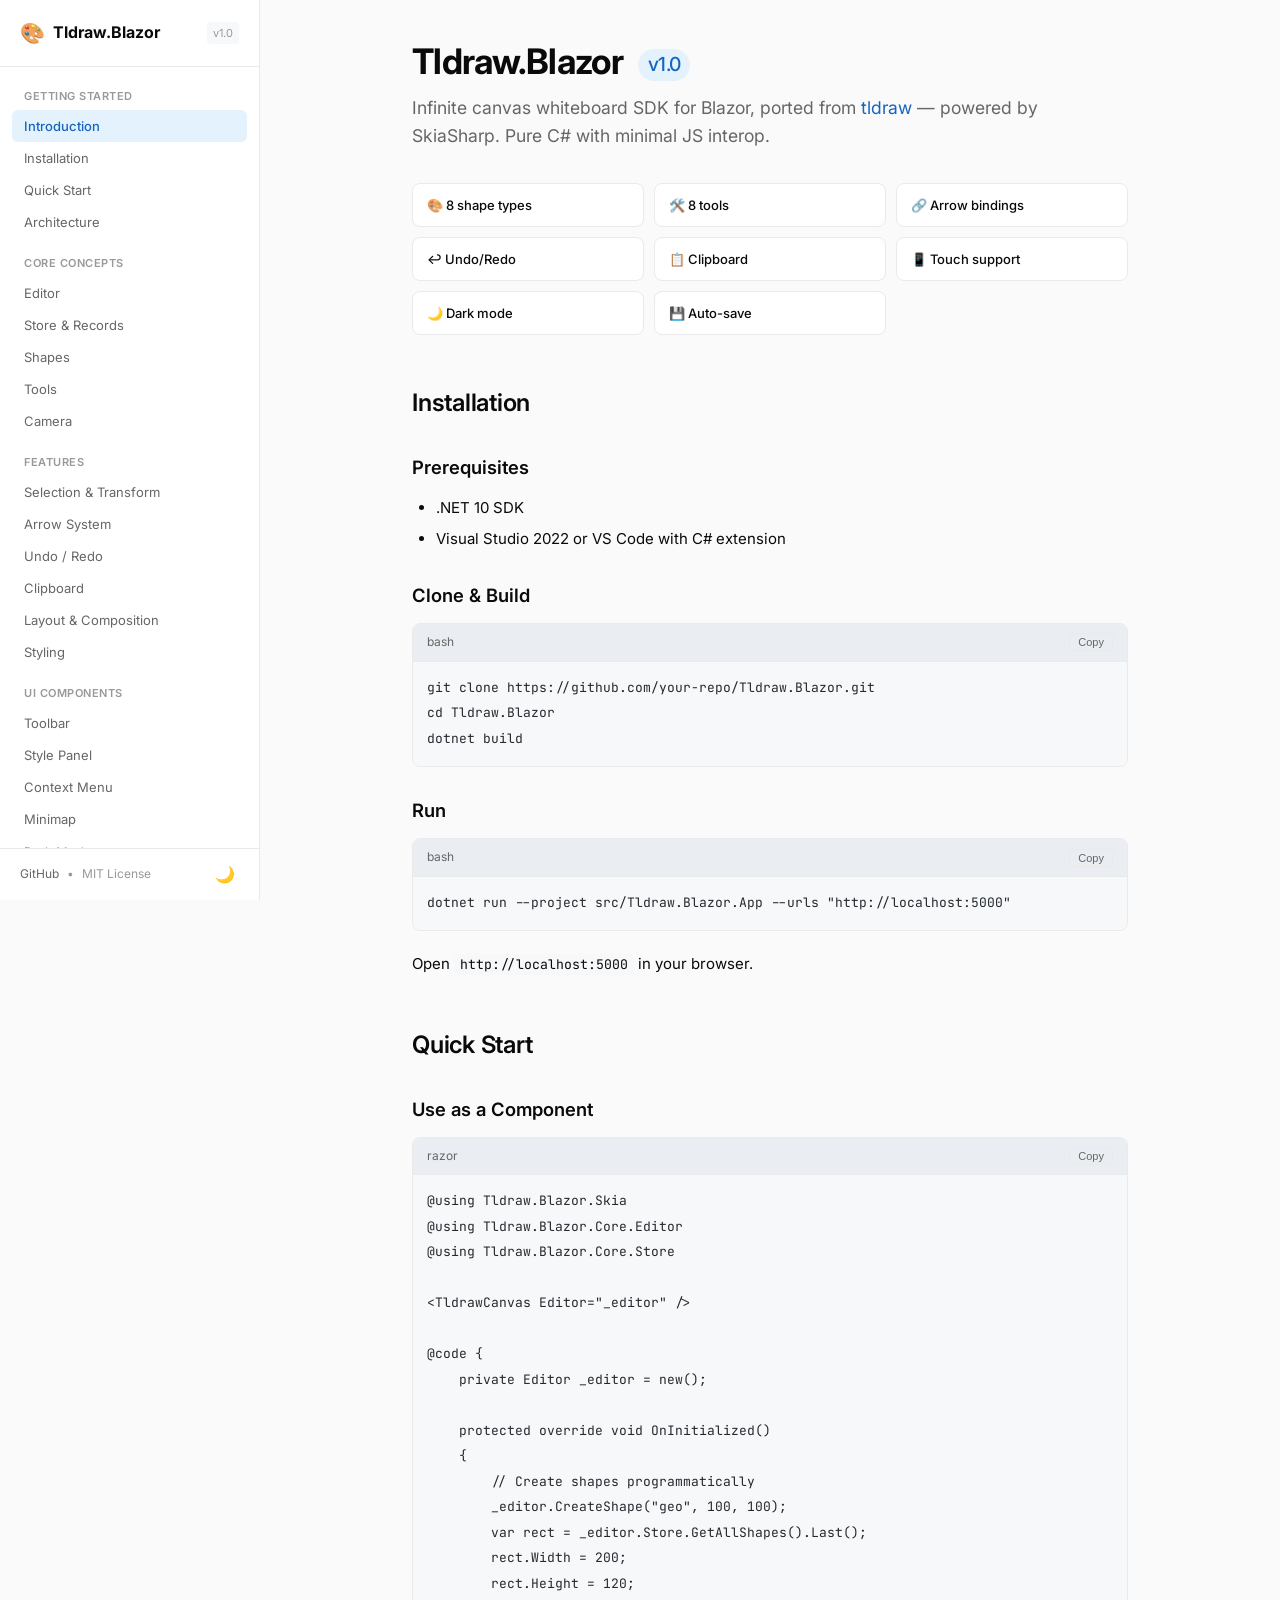
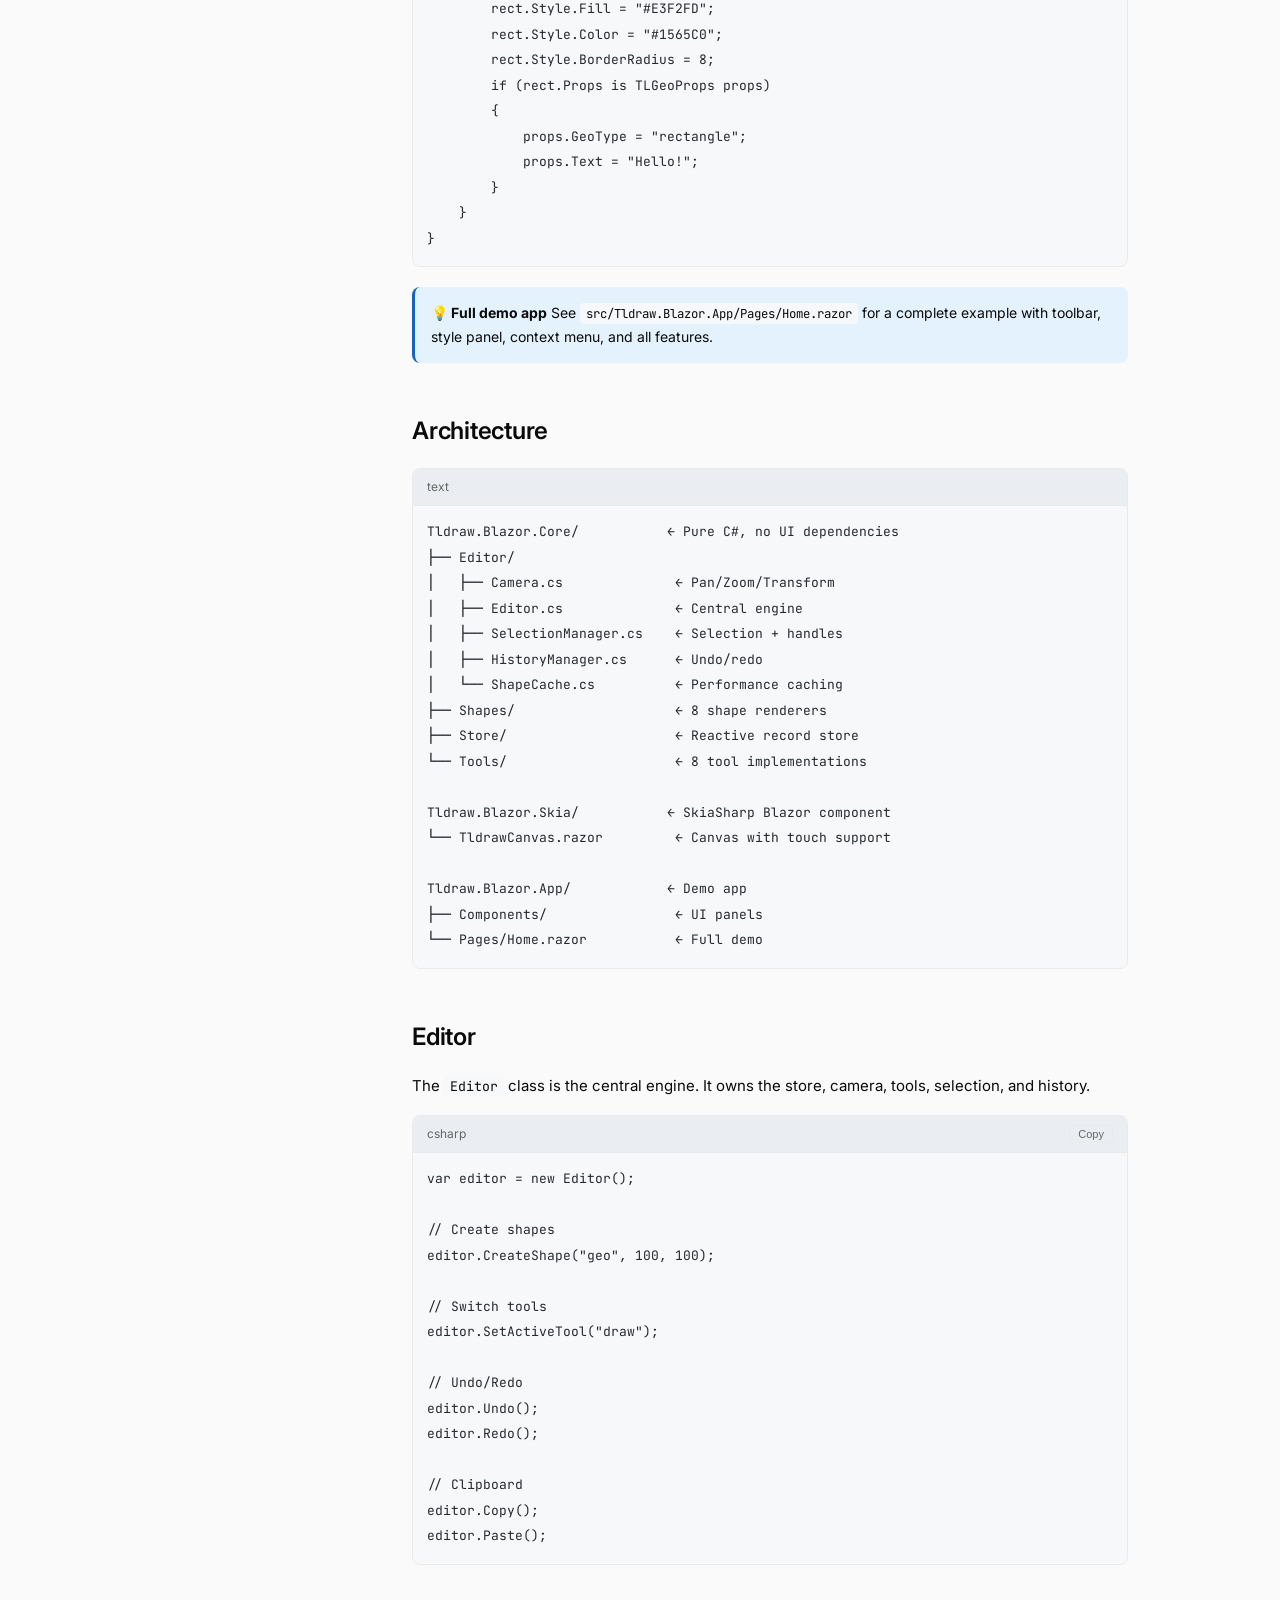
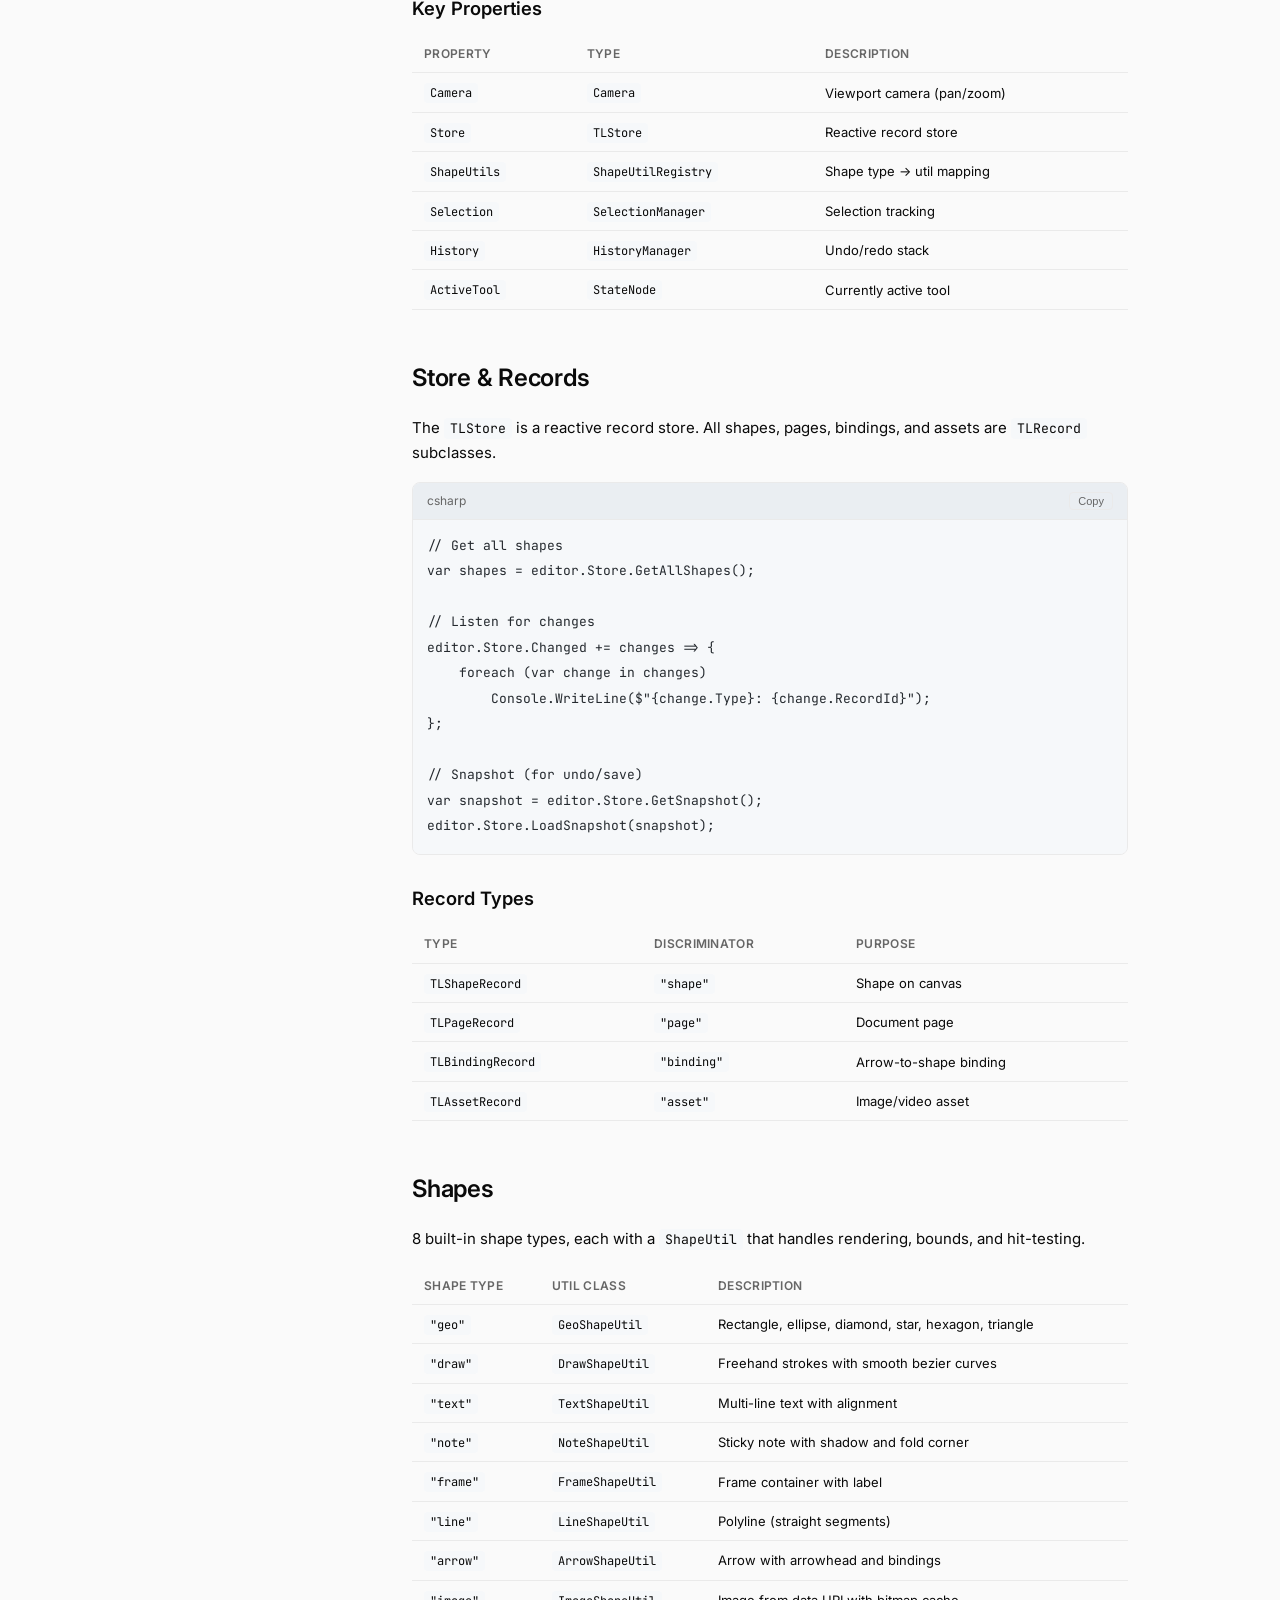
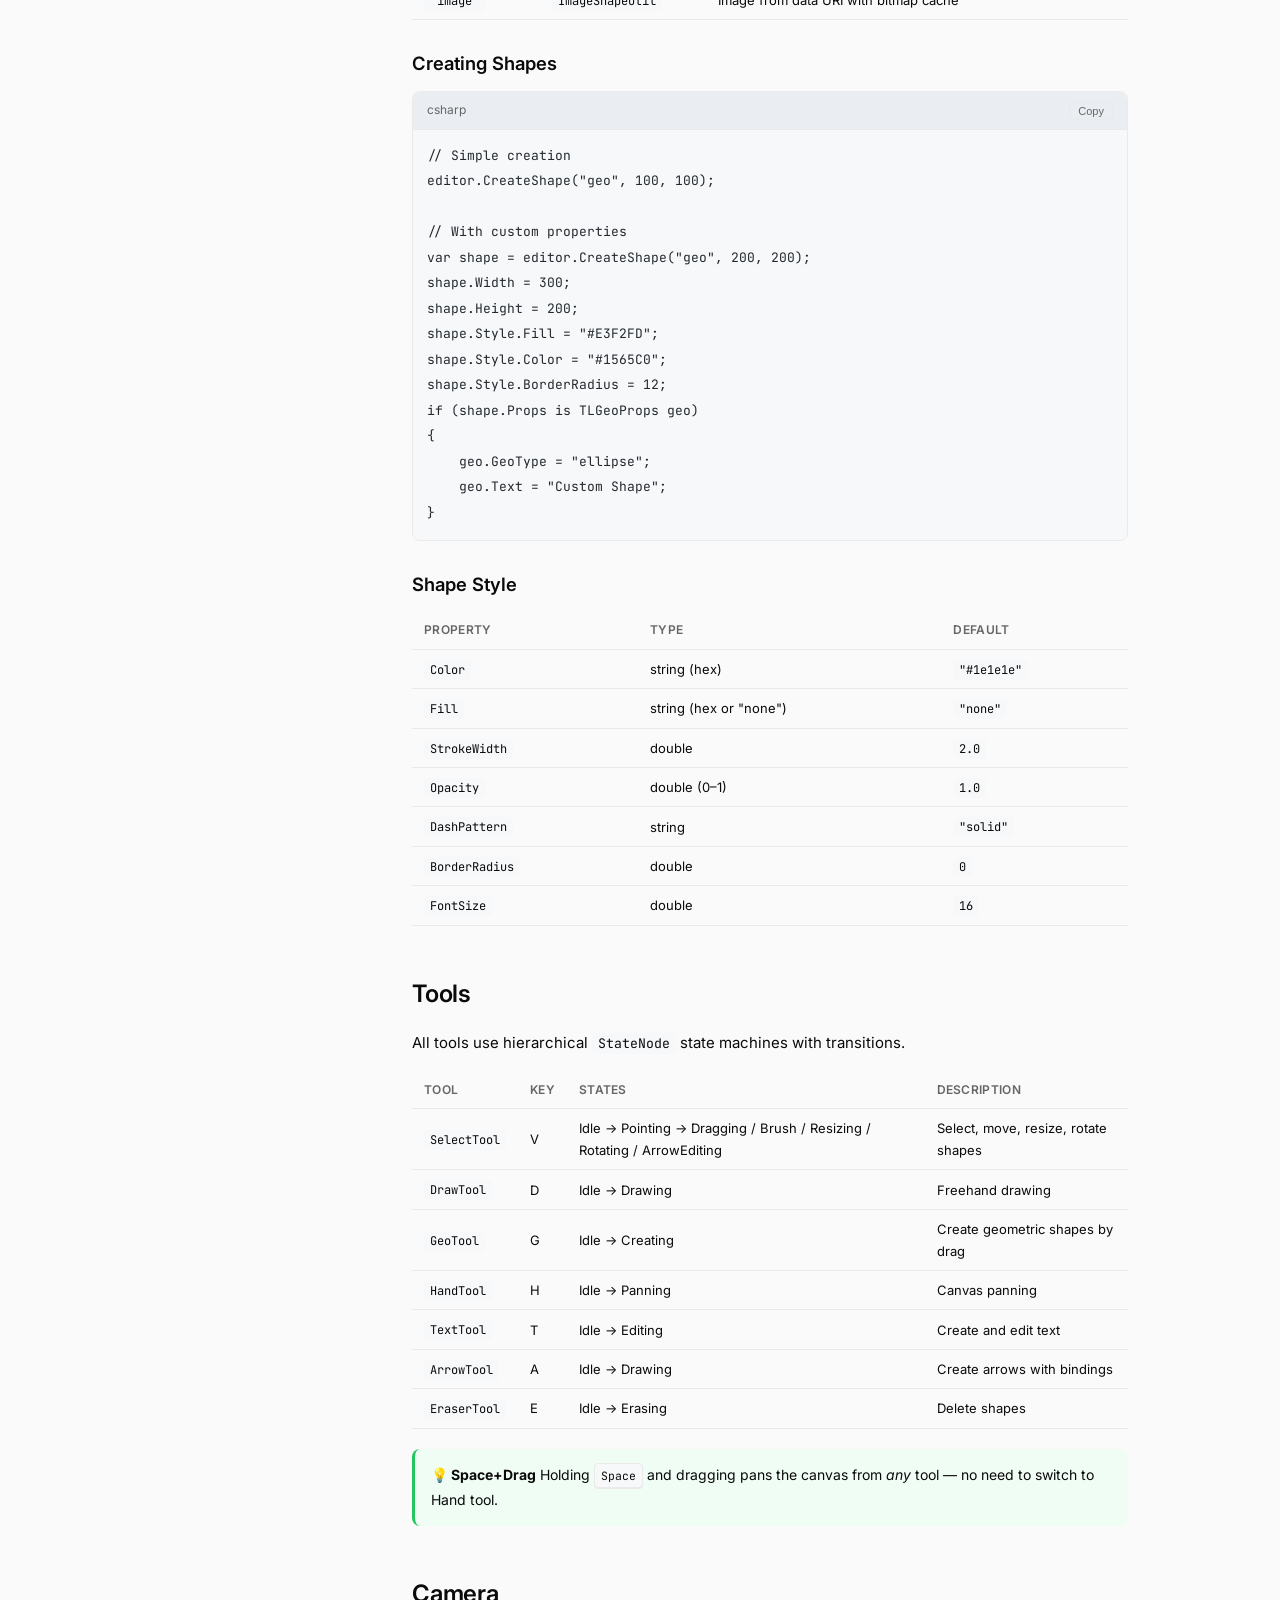
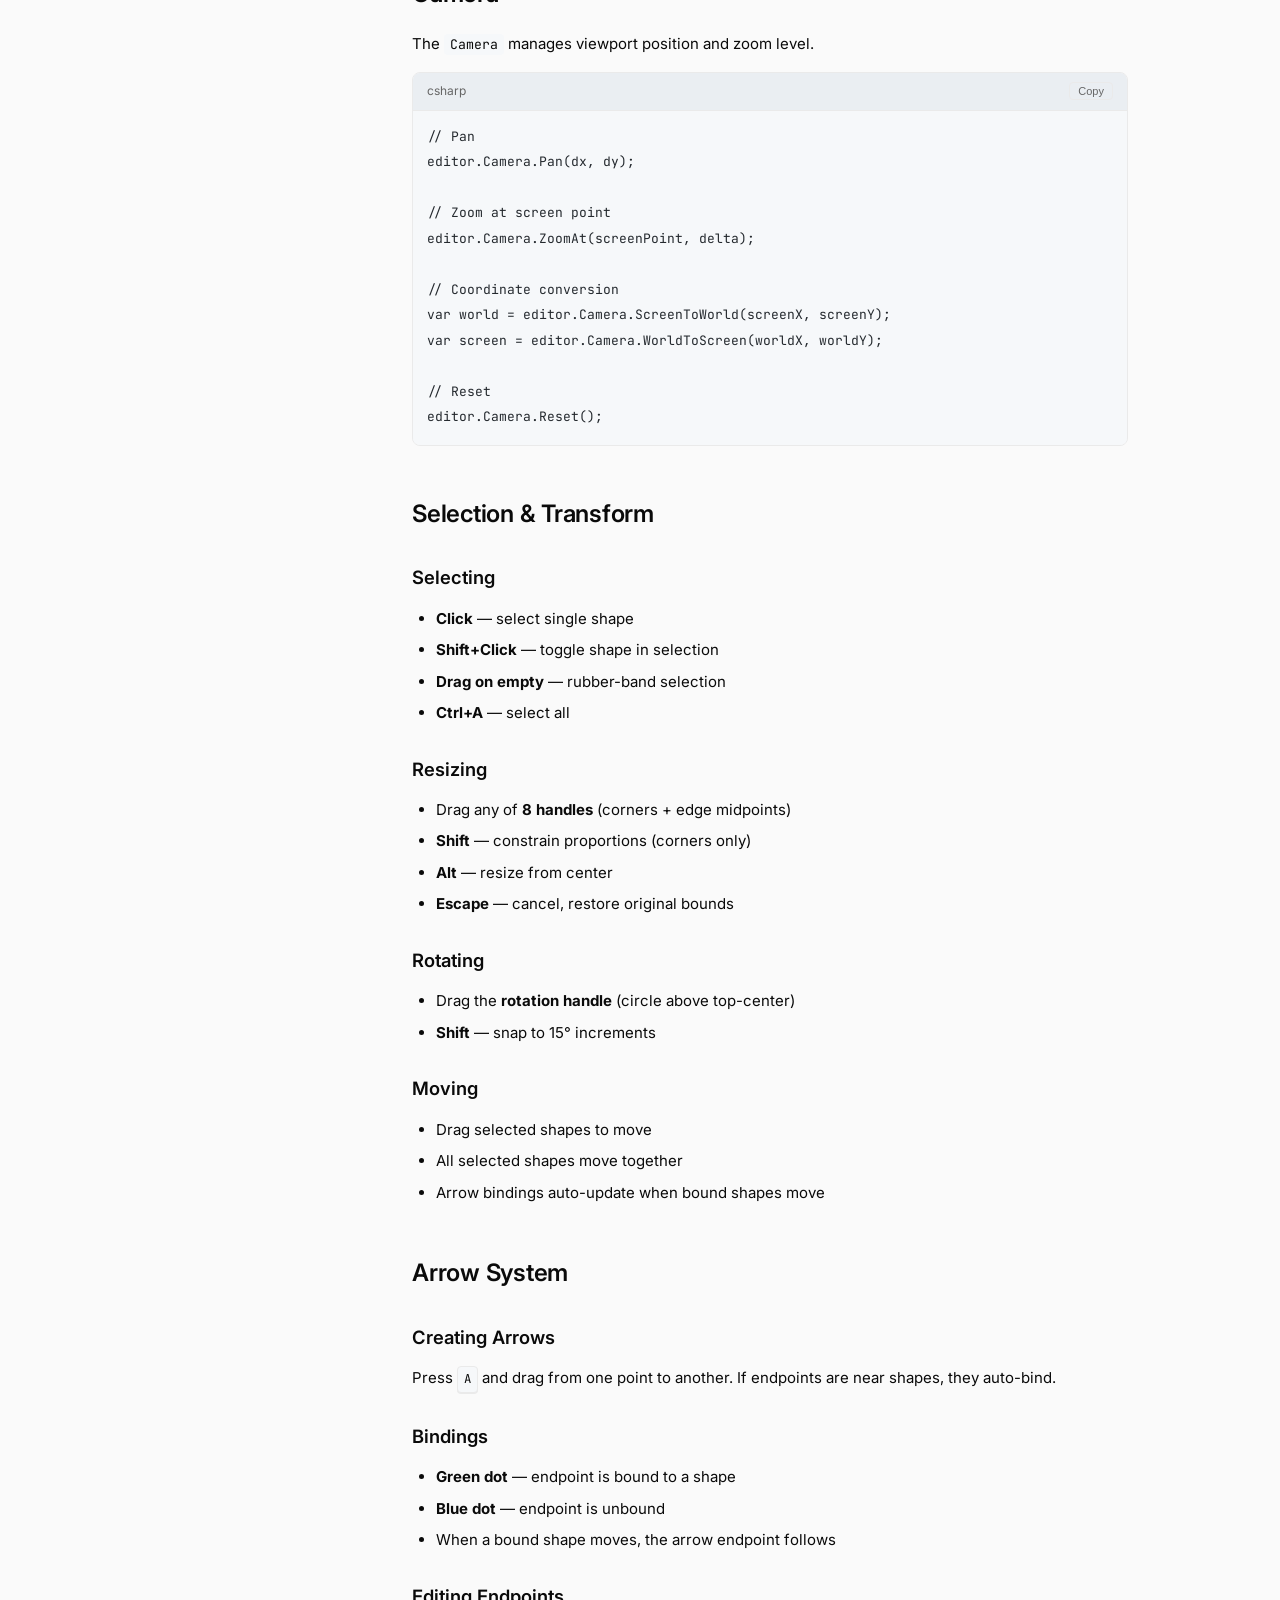
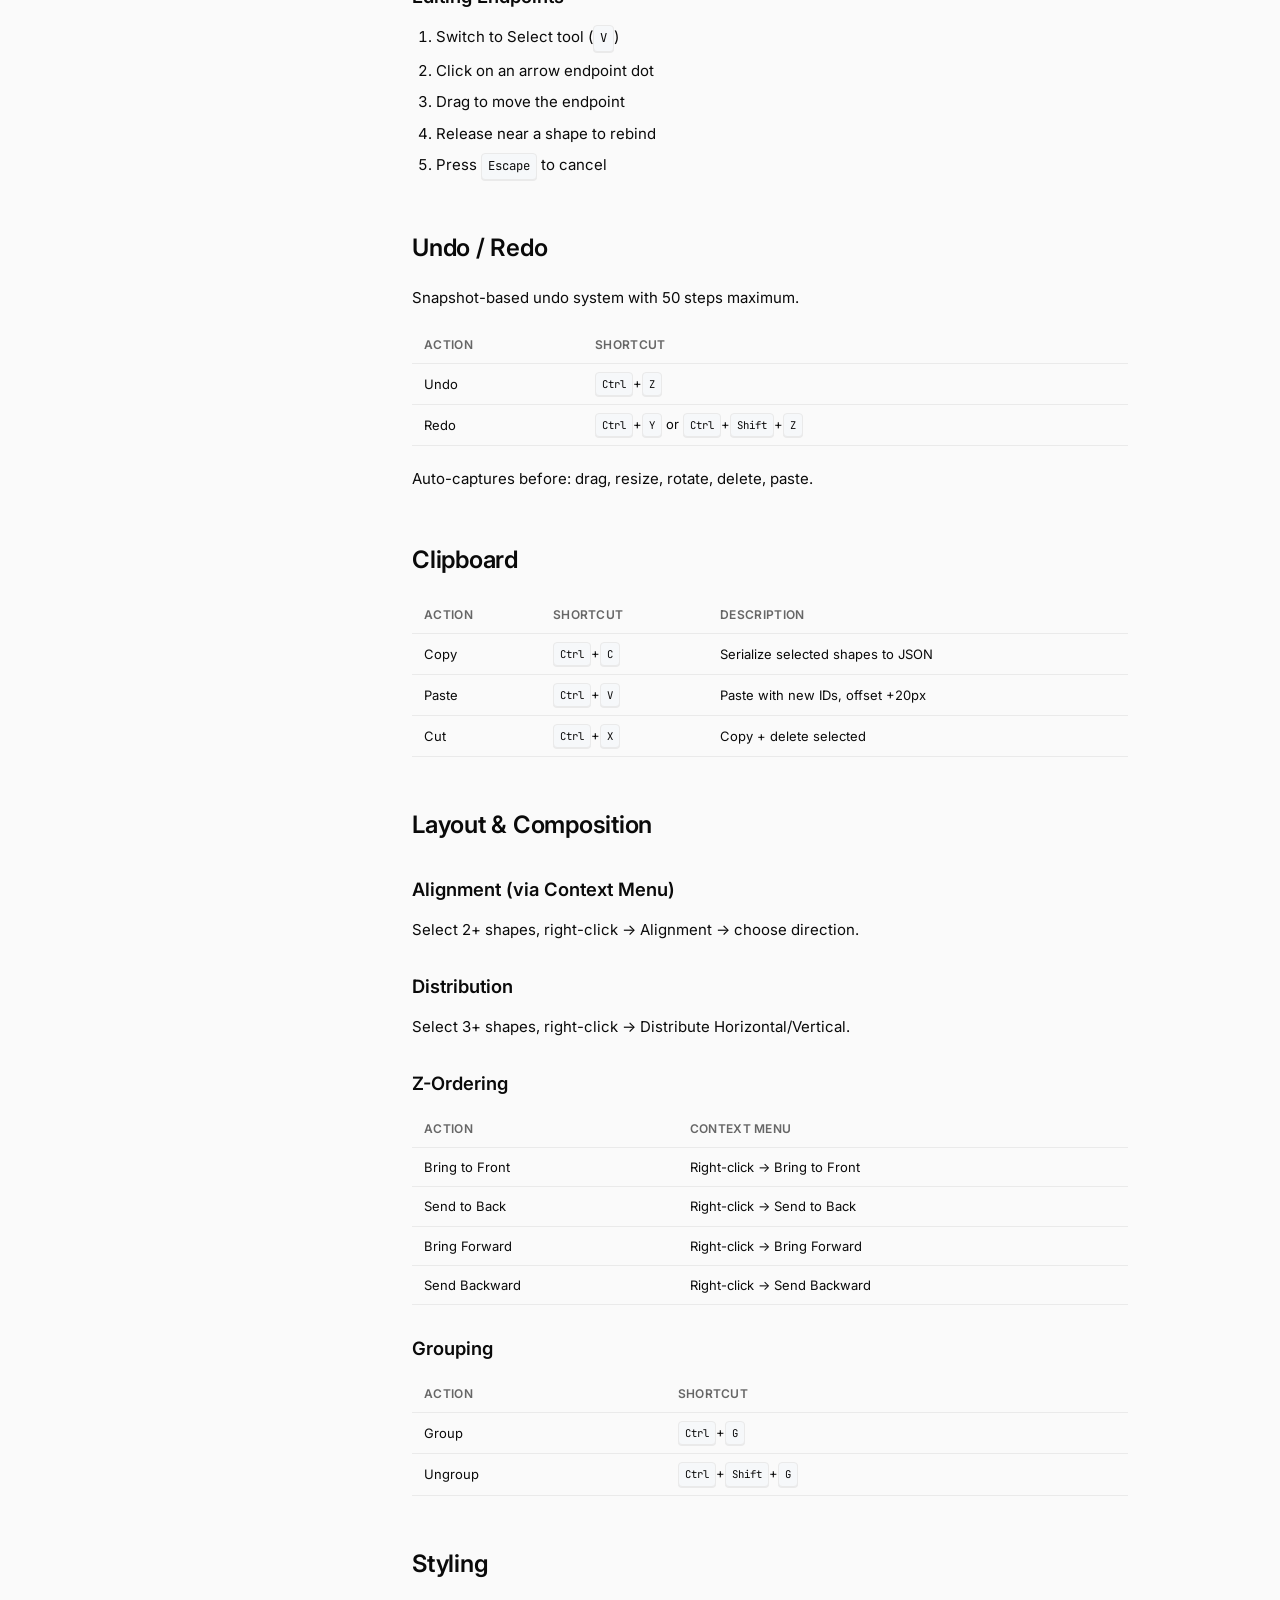
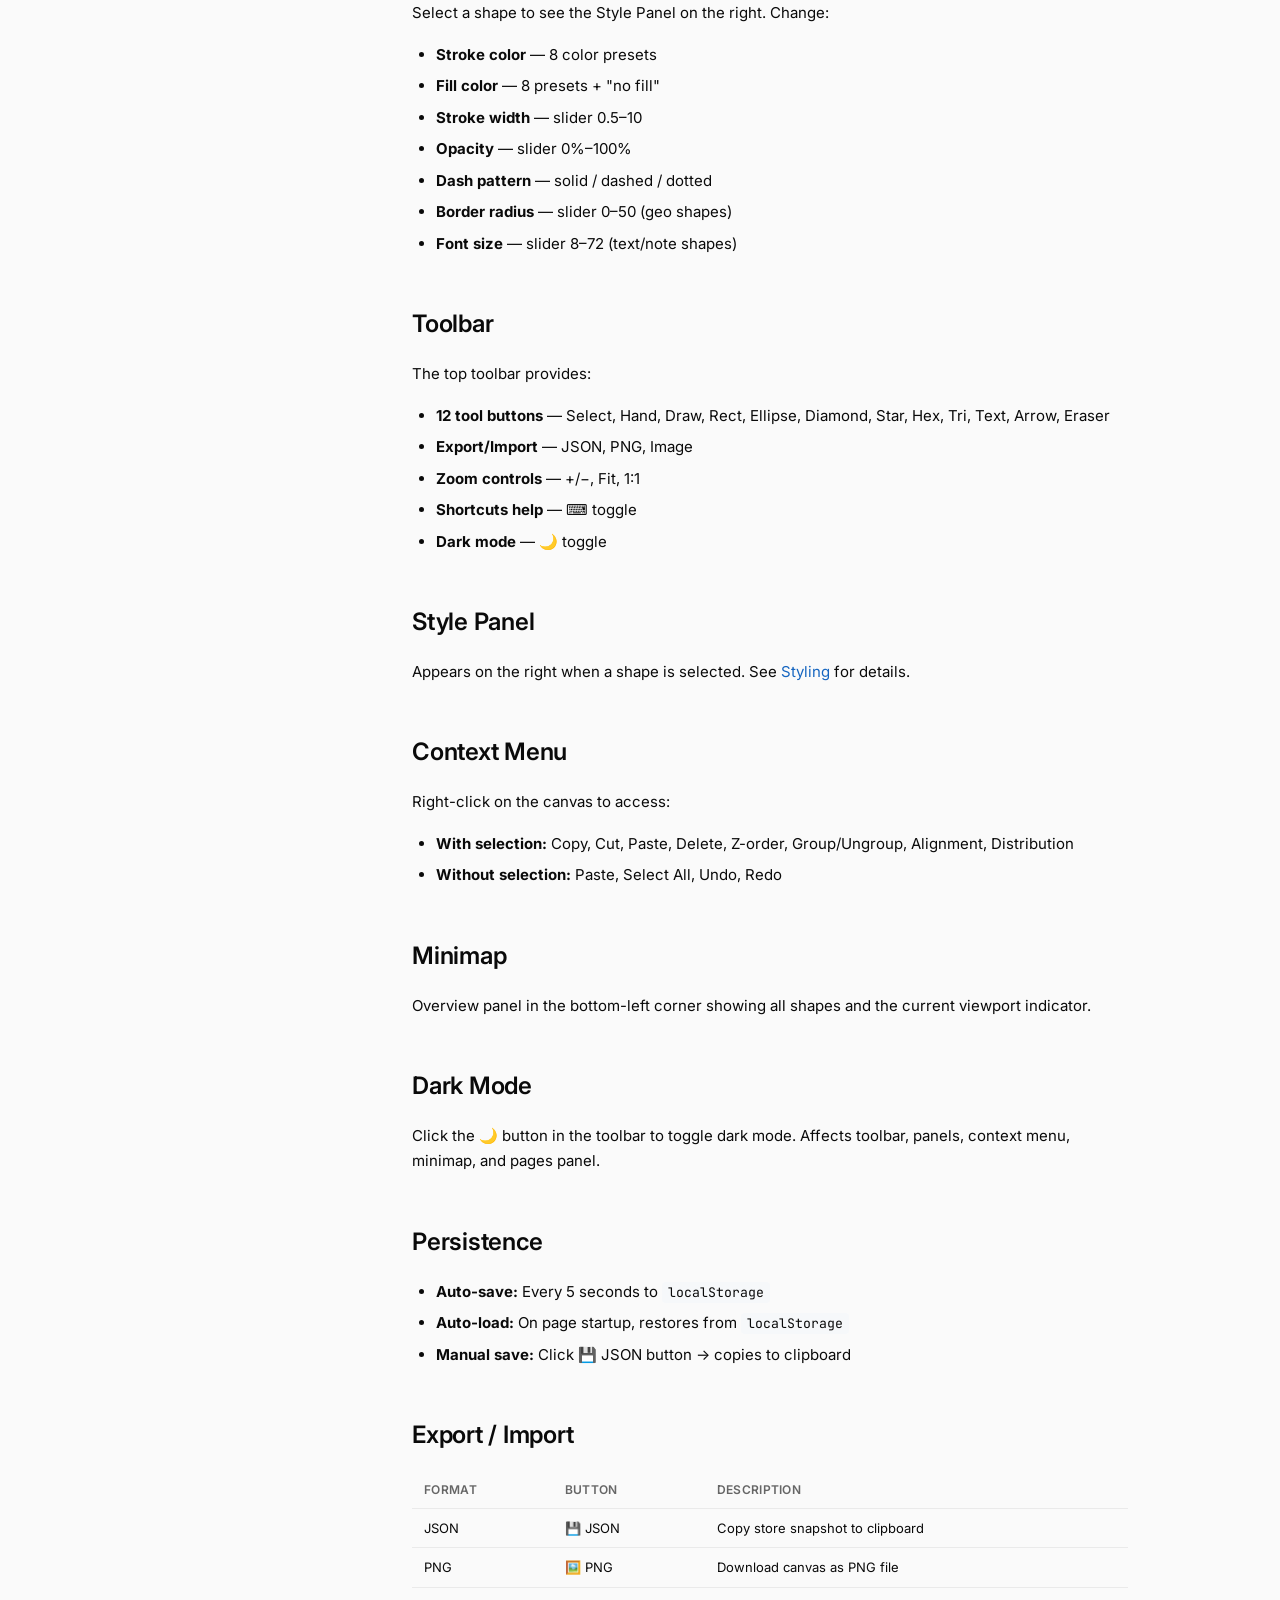
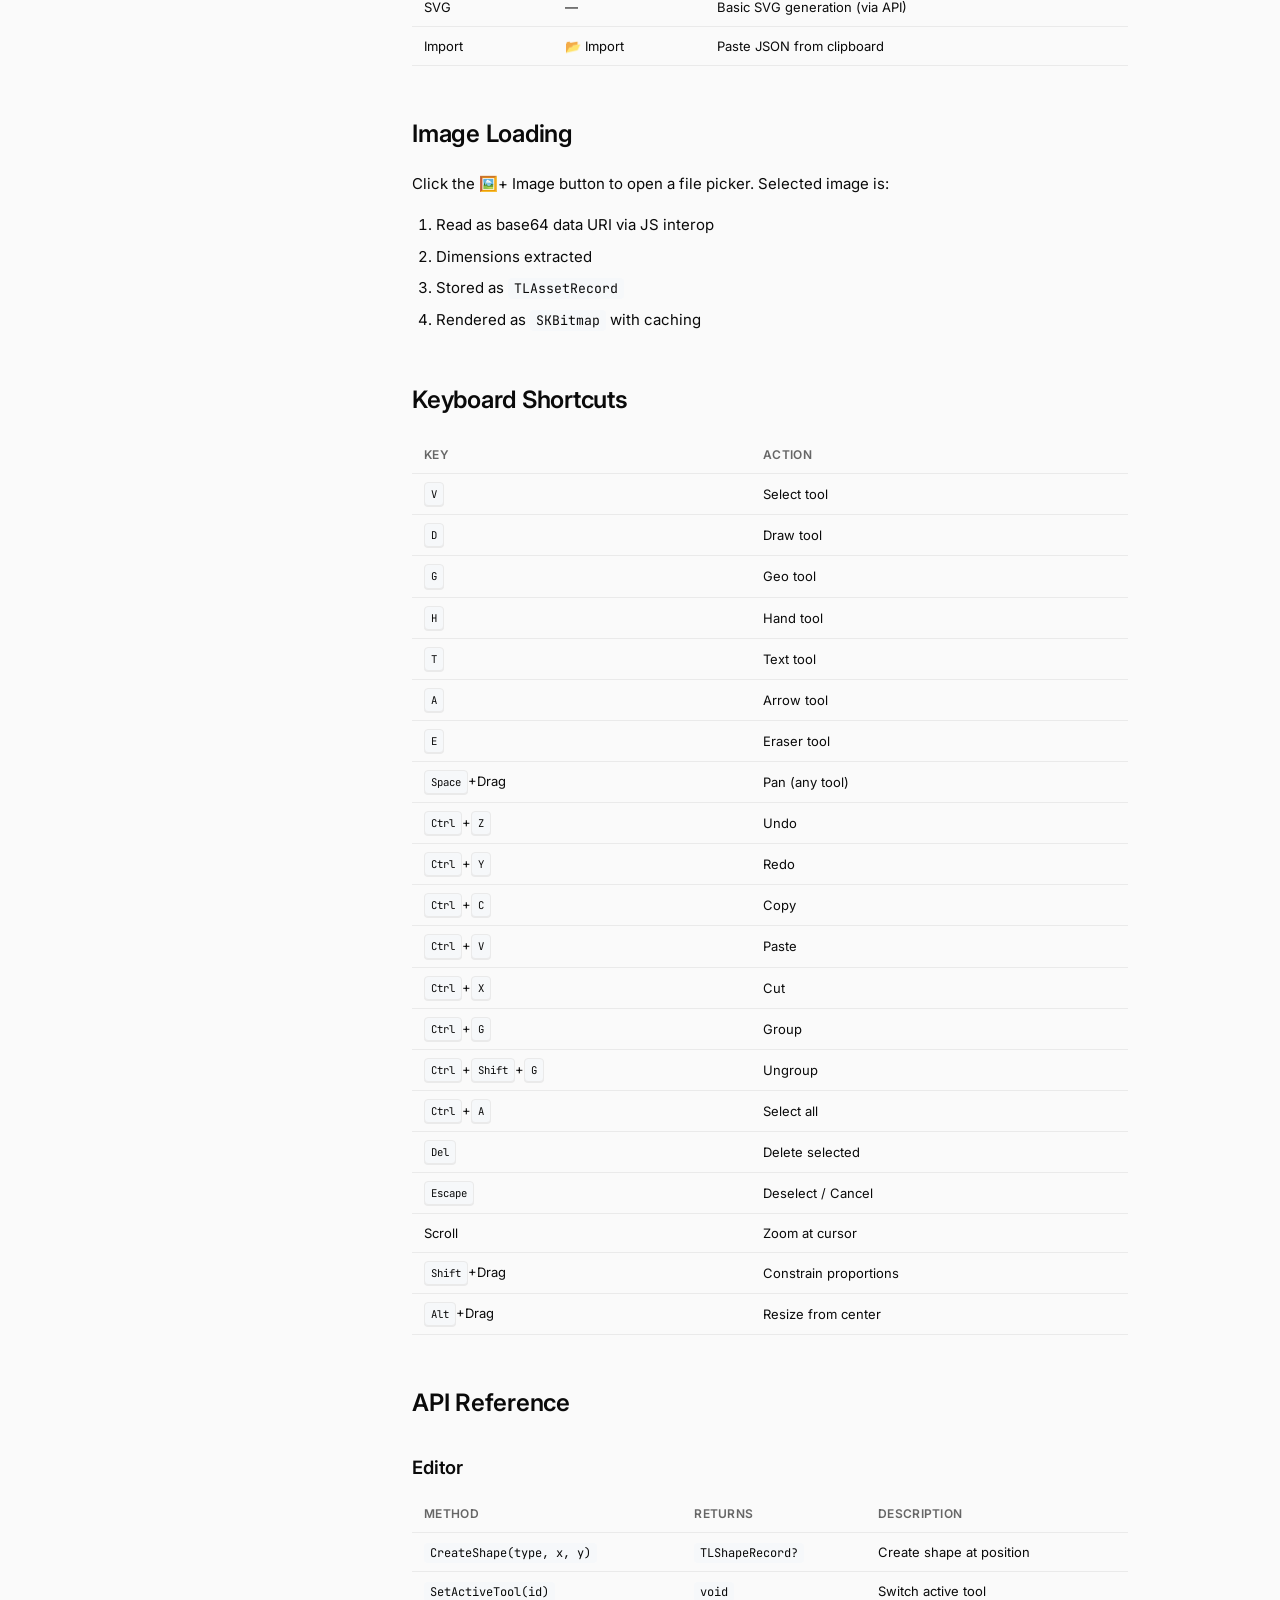
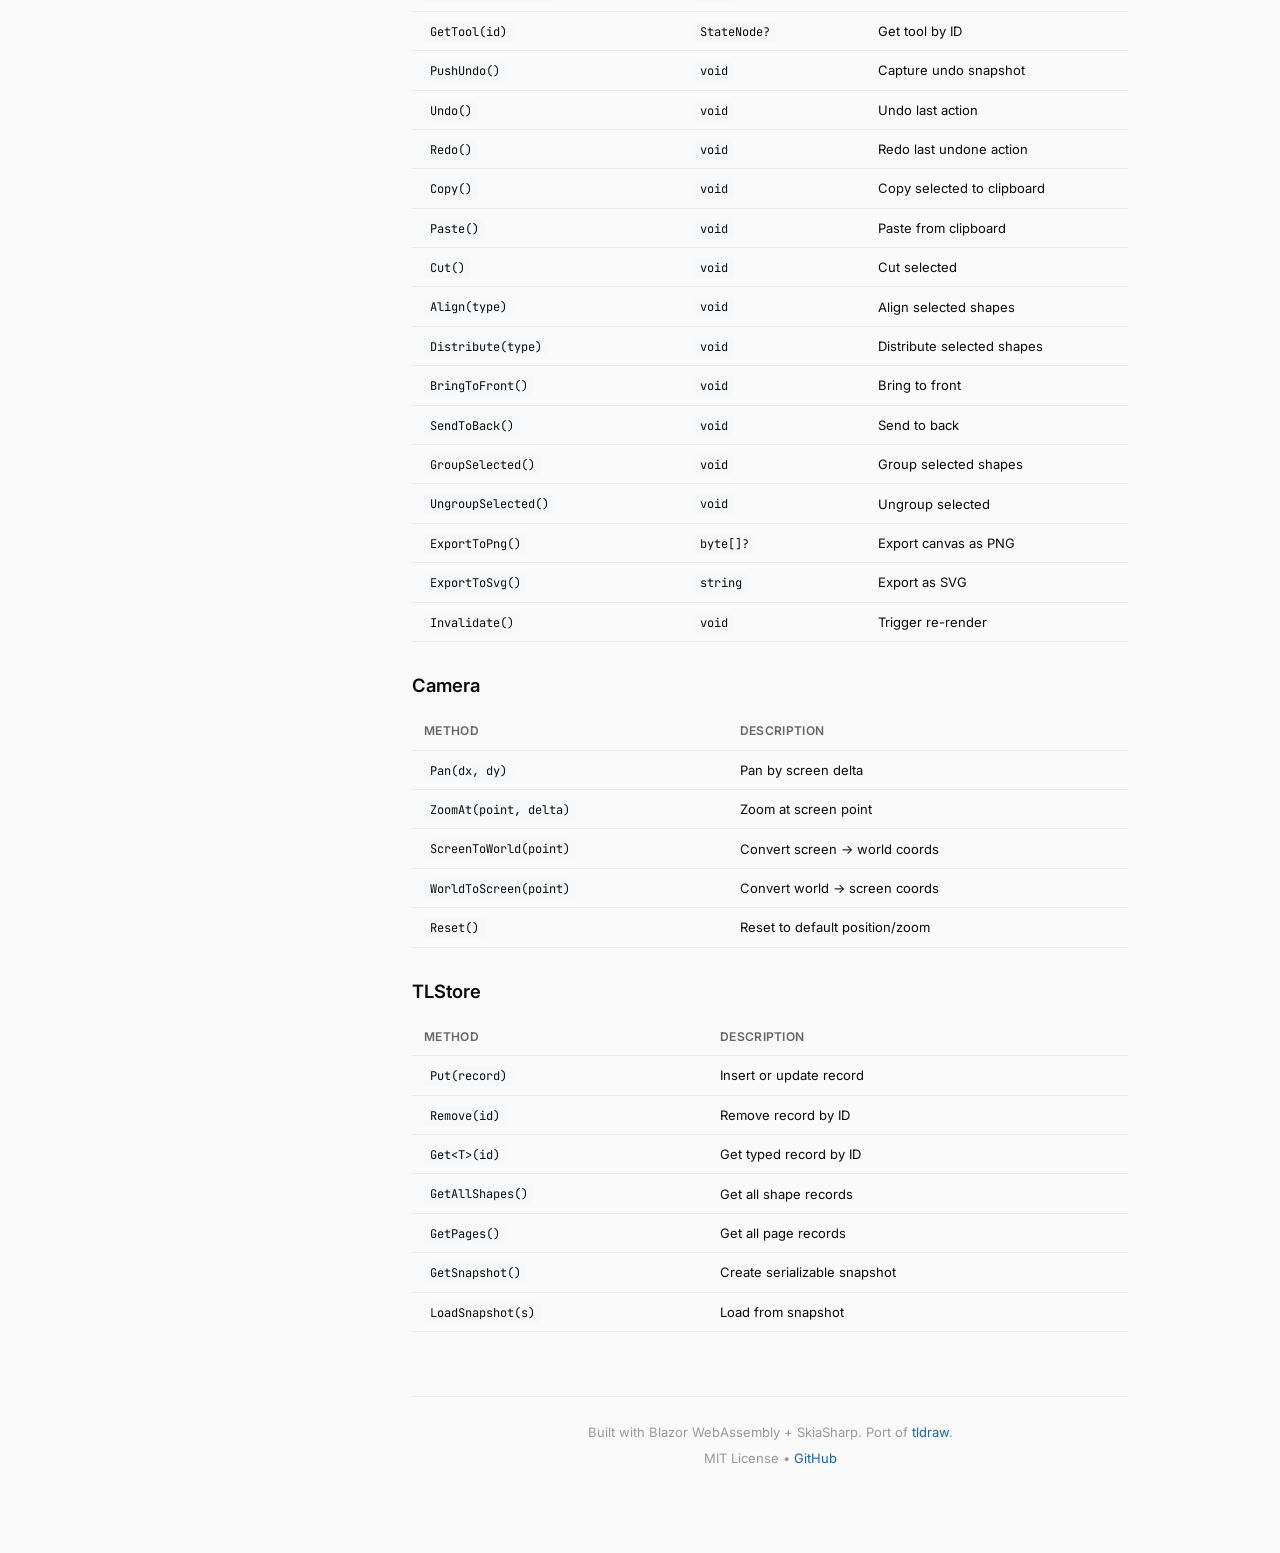
<file: docs/index.html>
<!DOCTYPE html>
<html lang="en" data-theme="light">
<head>
    <meta charset="utf-8" />
    <meta name="viewport" content="width=device-width, initial-scale=1.0" />
    <title>Tldraw.Blazor — Documentation</title>
    <link rel="preconnect" href="https://fonts.googleapis.com" />
    <link href="https://fonts.googleapis.com/css2?family=Inter:wght@400;500;600;700&family=JetBrains+Mono:wght@400;500&display=swap" rel="stylesheet" />
    <link rel="stylesheet" href="css/docs.css" />
</head>
<body>
    <div class="docs-layout">
        <!-- Sidebar -->
        <aside class="docs-sidebar" id="sidebar">
            <div class="docs-sidebar__header">
                <a href="#" class="docs-sidebar__logo">
                    <span class="docs-sidebar__logo-icon">🎨</span>
                    <span class="docs-sidebar__logo-text">Tldraw.Blazor</span>
                </a>
                <span class="docs-sidebar__version">v1.0</span>
            </div>

            <nav class="docs-sidebar__nav">
                <div class="docs-sidebar__group">
                    <div class="docs-sidebar__group-title">Getting Started</div>
                    <a class="docs-sidebar__link active" href="#intro">Introduction</a>
                    <a class="docs-sidebar__link" href="#install">Installation</a>
                    <a class="docs-sidebar__link" href="#quick-start">Quick Start</a>
                    <a class="docs-sidebar__link" href="#architecture">Architecture</a>
                </div>

                <div class="docs-sidebar__group">
                    <div class="docs-sidebar__group-title">Core Concepts</div>
                    <a class="docs-sidebar__link" href="#editor">Editor</a>
                    <a class="docs-sidebar__link" href="#store">Store & Records</a>
                    <a class="docs-sidebar__link" href="#shapes">Shapes</a>
                    <a class="docs-sidebar__link" href="#tools">Tools</a>
                    <a class="docs-sidebar__link" href="#camera">Camera</a>
                </div>

                <div class="docs-sidebar__group">
                    <div class="docs-sidebar__group-title">Features</div>
                    <a class="docs-sidebar__link" href="#selection">Selection & Transform</a>
                    <a class="docs-sidebar__link" href="#arrows">Arrow System</a>
                    <a class="docs-sidebar__link" href="#undo">Undo / Redo</a>
                    <a class="docs-sidebar__link" href="#clipboard">Clipboard</a>
                    <a class="docs-sidebar__link" href="#layout">Layout & Composition</a>
                    <a class="docs-sidebar__link" href="#styles">Styling</a>
                </div>

                <div class="docs-sidebar__group">
                    <div class="docs-sidebar__group-title">UI Components</div>
                    <a class="docs-sidebar__link" href="#toolbar">Toolbar</a>
                    <a class="docs-sidebar__link" href="#style-panel">Style Panel</a>
                    <a class="docs-sidebar__link" href="#context-menu">Context Menu</a>
                    <a class="docs-sidebar__link" href="#minimap">Minimap</a>
                    <a class="docs-sidebar__link" href="#dark-mode">Dark Mode</a>
                </div>

                <div class="docs-sidebar__group">
                    <div class="docs-sidebar__group-title">Data</div>
                    <a class="docs-sidebar__link" href="#persistence">Persistence</a>
                    <a class="docs-sidebar__link" href="#export">Export / Import</a>
                    <a class="docs-sidebar__link" href="#images">Image Loading</a>
                </div>

                <div class="docs-sidebar__group">
                    <div class="docs-sidebar__group-title">Reference</div>
                    <a class="docs-sidebar__link" href="#shortcuts">Keyboard Shortcuts</a>
                    <a class="docs-sidebar__link" href="#api">API Reference</a>
                </div>
            </nav>

            <div class="docs-sidebar__footer">
                <a href="https://github.com/your-repo/Tldraw.Blazor" target="_blank">GitHub</a>
                <span>&bull;</span>
                <span>MIT License</span>
                <button class="docs-theme-toggle" onclick="toggleTheme()" title="Toggle theme">🌙</button>
            </div>
        </aside>

        <!-- Mobile sidebar toggle -->
        <button class="docs-sidebar-toggle" onclick="document.getElementById('sidebar').classList.toggle('open')">
            <span></span><span></span><span></span>
        </button>

        <!-- Main content -->
        <main class="docs-main">
            <div class="docs-content">

                <!-- Introduction -->
                <section id="intro">
                    <h1>Tldraw.Blazor <span class="docs-badge">v1.0</span></h1>
                    <p class="docs-lead">
                        Infinite canvas whiteboard SDK for Blazor, ported from <a href="https://tldraw.dev" target="_blank">tldraw</a> — powered by SkiaSharp. Pure C# with minimal JS interop.
                    </p>
                    <div class="docs-features">
                        <div class="docs-feature">🎨 8 shape types</div>
                        <div class="docs-feature">🛠️ 8 tools</div>
                        <div class="docs-feature">🔗 Arrow bindings</div>
                        <div class="docs-feature">↩️ Undo/Redo</div>
                        <div class="docs-feature">📋 Clipboard</div>
                        <div class="docs-feature">📱 Touch support</div>
                        <div class="docs-feature">🌙 Dark mode</div>
                        <div class="docs-feature">💾 Auto-save</div>
                    </div>
                </section>

                <!-- Installation -->
                <section id="install">
                    <h2>Installation <a class="docs-anchor" href="#install">#</a></h2>

                    <h3>Prerequisites</h3>
                    <ul>
                        <li>.NET 10 SDK</li>
                        <li>Visual Studio 2022 or VS Code with C# extension</li>
                    </ul>

                    <h3>Clone & Build</h3>
                    <div class="docs-code-block">
                        <div class="docs-code-header">
                            <span>bash</span>
                            <button class="docs-copy-btn" onclick="copyCode(this)">Copy</button>
                        </div>
                        <pre><code>git clone https://github.com/your-repo/Tldraw.Blazor.git
cd Tldraw.Blazor
dotnet build</code></pre>
                    </div>

                    <h3>Run</h3>
                    <div class="docs-code-block">
                        <div class="docs-code-header">
                            <span>bash</span>
                            <button class="docs-copy-btn" onclick="copyCode(this)">Copy</button>
                        </div>
                        <pre><code>dotnet run --project src/Tldraw.Blazor.App --urls "http://localhost:5000"</code></pre>
                    </div>
                    <p>Open <code>http://localhost:5000</code> in your browser.</p>
                </section>

                <!-- Quick Start -->
                <section id="quick-start">
                    <h2>Quick Start <a class="docs-anchor" href="#quick-start">#</a></h2>

                    <h3>Use as a Component</h3>
                    <div class="docs-code-block">
                        <div class="docs-code-header">
                            <span>razor</span>
                            <button class="docs-copy-btn" onclick="copyCode(this)">Copy</button>
                        </div>
                        <pre><code>@using Tldraw.Blazor.Skia
@using Tldraw.Blazor.Core.Editor
@using Tldraw.Blazor.Core.Store

&lt;TldrawCanvas Editor="_editor" /&gt;

@code {
    private Editor _editor = new();

    protected override void OnInitialized()
    {
        // Create shapes programmatically
        _editor.CreateShape("geo", 100, 100);
        var rect = _editor.Store.GetAllShapes().Last();
        rect.Width = 200;
        rect.Height = 120;
        rect.Style.Fill = "#E3F2FD";
        rect.Style.Color = "#1565C0";
        rect.Style.BorderRadius = 8;
        if (rect.Props is TLGeoProps props)
        {
            props.GeoType = "rectangle";
            props.Text = "Hello!";
        }
    }
}</code></pre>
                    </div>

                    <div class="docs-note docs-note--info">
                        <strong>💡 Full demo app</strong>
                        See <code>src/Tldraw.Blazor.App/Pages/Home.razor</code> for a complete example with toolbar, style panel, context menu, and all features.
                    </div>
                </section>

                <!-- Architecture -->
                <section id="architecture">
                    <h2>Architecture <a class="docs-anchor" href="#architecture">#</a></h2>
                    <div class="docs-code-block">
                        <div class="docs-code-header"><span>text</span></div>
                        <pre><code>Tldraw.Blazor.Core/           ← Pure C#, no UI dependencies
├── Editor/
│   ├── Camera.cs              ← Pan/Zoom/Transform
│   ├── Editor.cs              ← Central engine
│   ├── SelectionManager.cs    ← Selection + handles
│   ├── HistoryManager.cs      ← Undo/redo
│   └── ShapeCache.cs          ← Performance caching
├── Shapes/                    ← 8 shape renderers
├── Store/                     ← Reactive record store
└── Tools/                     ← 8 tool implementations

Tldraw.Blazor.Skia/           ← SkiaSharp Blazor component
└── TldrawCanvas.razor         ← Canvas with touch support

Tldraw.Blazor.App/            ← Demo app
├── Components/                ← UI panels
└── Pages/Home.razor           ← Full demo</code></pre>
                    </div>
                </section>

                <!-- Editor -->
                <section id="editor">
                    <h2>Editor <a class="docs-anchor" href="#editor">#</a></h2>
                    <p>The <code>Editor</code> class is the central engine. It owns the store, camera, tools, selection, and history.</p>

                    <div class="docs-code-block">
                        <div class="docs-code-header"><span>csharp</span><button class="docs-copy-btn" onclick="copyCode(this)">Copy</button></div>
                        <pre><code>var editor = new Editor();

// Create shapes
editor.CreateShape("geo", 100, 100);

// Switch tools
editor.SetActiveTool("draw");

// Undo/Redo
editor.Undo();
editor.Redo();

// Clipboard
editor.Copy();
editor.Paste();</code></pre>
                    </div>

                    <h3>Key Properties</h3>
                    <table class="docs-table">
                        <thead><tr><th>Property</th><th>Type</th><th>Description</th></tr></thead>
                        <tbody>
                            <tr><td><code>Camera</code></td><td><code>Camera</code></td><td>Viewport camera (pan/zoom)</td></tr>
                            <tr><td><code>Store</code></td><td><code>TLStore</code></td><td>Reactive record store</td></tr>
                            <tr><td><code>ShapeUtils</code></td><td><code>ShapeUtilRegistry</code></td><td>Shape type → util mapping</td></tr>
                            <tr><td><code>Selection</code></td><td><code>SelectionManager</code></td><td>Selection tracking</td></tr>
                            <tr><td><code>History</code></td><td><code>HistoryManager</code></td><td>Undo/redo stack</td></tr>
                            <tr><td><code>ActiveTool</code></td><td><code>StateNode</code></td><td>Currently active tool</td></tr>
                        </tbody>
                    </table>
                </section>

                <!-- Store -->
                <section id="store">
                    <h2>Store & Records <a class="docs-anchor" href="#store">#</a></h2>
                    <p>The <code>TLStore</code> is a reactive record store. All shapes, pages, bindings, and assets are <code>TLRecord</code> subclasses.</p>

                    <div class="docs-code-block">
                        <div class="docs-code-header"><span>csharp</span><button class="docs-copy-btn" onclick="copyCode(this)">Copy</button></div>
                        <pre><code>// Get all shapes
var shapes = editor.Store.GetAllShapes();

// Listen for changes
editor.Store.Changed += changes => {
    foreach (var change in changes)
        Console.WriteLine($"{change.Type}: {change.RecordId}");
};

// Snapshot (for undo/save)
var snapshot = editor.Store.GetSnapshot();
editor.Store.LoadSnapshot(snapshot);</code></pre>
                    </div>

                    <h3>Record Types</h3>
                    <table class="docs-table">
                        <thead><tr><th>Type</th><th>Discriminator</th><th>Purpose</th></tr></thead>
                        <tbody>
                            <tr><td><code>TLShapeRecord</code></td><td><code>"shape"</code></td><td>Shape on canvas</td></tr>
                            <tr><td><code>TLPageRecord</code></td><td><code>"page"</code></td><td>Document page</td></tr>
                            <tr><td><code>TLBindingRecord</code></td><td><code>"binding"</code></td><td>Arrow-to-shape binding</td></tr>
                            <tr><td><code>TLAssetRecord</code></td><td><code>"asset"</code></td><td>Image/video asset</td></tr>
                        </tbody>
                    </table>
                </section>

                <!-- Shapes -->
                <section id="shapes">
                    <h2>Shapes <a class="docs-anchor" href="#shapes">#</a></h2>
                    <p>8 built-in shape types, each with a <code>ShapeUtil</code> that handles rendering, bounds, and hit-testing.</p>

                    <table class="docs-table">
                        <thead><tr><th>Shape Type</th><th>Util Class</th><th>Description</th></tr></thead>
                        <tbody>
                            <tr><td><code>"geo"</code></td><td><code>GeoShapeUtil</code></td><td>Rectangle, ellipse, diamond, star, hexagon, triangle</td></tr>
                            <tr><td><code>"draw"</code></td><td><code>DrawShapeUtil</code></td><td>Freehand strokes with smooth bezier curves</td></tr>
                            <tr><td><code>"text"</code></td><td><code>TextShapeUtil</code></td><td>Multi-line text with alignment</td></tr>
                            <tr><td><code>"note"</code></td><td><code>NoteShapeUtil</code></td><td>Sticky note with shadow and fold corner</td></tr>
                            <tr><td><code>"frame"</code></td><td><code>FrameShapeUtil</code></td><td>Frame container with label</td></tr>
                            <tr><td><code>"line"</code></td><td><code>LineShapeUtil</code></td><td>Polyline (straight segments)</td></tr>
                            <tr><td><code>"arrow"</code></td><td><code>ArrowShapeUtil</code></td><td>Arrow with arrowhead and bindings</td></tr>
                            <tr><td><code>"image"</code></td><td><code>ImageShapeUtil</code></td><td>Image from data URI with bitmap cache</td></tr>
                        </tbody>
                    </table>

                    <h3>Creating Shapes</h3>
                    <div class="docs-code-block">
                        <div class="docs-code-header"><span>csharp</span><button class="docs-copy-btn" onclick="copyCode(this)">Copy</button></div>
                        <pre><code>// Simple creation
editor.CreateShape("geo", 100, 100);

// With custom properties
var shape = editor.CreateShape("geo", 200, 200);
shape.Width = 300;
shape.Height = 200;
shape.Style.Fill = "#E3F2FD";
shape.Style.Color = "#1565C0";
shape.Style.BorderRadius = 12;
if (shape.Props is TLGeoProps geo)
{
    geo.GeoType = "ellipse";
    geo.Text = "Custom Shape";
}</code></pre>
                    </div>

                    <h3>Shape Style</h3>
                    <table class="docs-table">
                        <thead><tr><th>Property</th><th>Type</th><th>Default</th></tr></thead>
                        <tbody>
                            <tr><td><code>Color</code></td><td>string (hex)</td><td><code>"#1e1e1e"</code></td></tr>
                            <tr><td><code>Fill</code></td><td>string (hex or "none")</td><td><code>"none"</code></td></tr>
                            <tr><td><code>StrokeWidth</code></td><td>double</td><td><code>2.0</code></td></tr>
                            <tr><td><code>Opacity</code></td><td>double (0–1)</td><td><code>1.0</code></td></tr>
                            <tr><td><code>DashPattern</code></td><td>string</td><td><code>"solid"</code></td></tr>
                            <tr><td><code>BorderRadius</code></td><td>double</td><td><code>0</code></td></tr>
                            <tr><td><code>FontSize</code></td><td>double</td><td><code>16</code></td></tr>
                        </tbody>
                    </table>
                </section>

                <!-- Tools -->
                <section id="tools">
                    <h2>Tools <a class="docs-anchor" href="#tools">#</a></h2>
                    <p>All tools use hierarchical <code>StateNode</code> state machines with transitions.</p>

                    <table class="docs-table">
                        <thead><tr><th>Tool</th><th>Key</th><th>States</th><th>Description</th></tr></thead>
                        <tbody>
                            <tr><td><code>SelectTool</code></td><td>V</td><td>Idle → Pointing → Dragging / Brush / Resizing / Rotating / ArrowEditing</td><td>Select, move, resize, rotate shapes</td></tr>
                            <tr><td><code>DrawTool</code></td><td>D</td><td>Idle → Drawing</td><td>Freehand drawing</td></tr>
                            <tr><td><code>GeoTool</code></td><td>G</td><td>Idle → Creating</td><td>Create geometric shapes by drag</td></tr>
                            <tr><td><code>HandTool</code></td><td>H</td><td>Idle → Panning</td><td>Canvas panning</td></tr>
                            <tr><td><code>TextTool</code></td><td>T</td><td>Idle → Editing</td><td>Create and edit text</td></tr>
                            <tr><td><code>ArrowTool</code></td><td>A</td><td>Idle → Drawing</td><td>Create arrows with bindings</td></tr>
                            <tr><td><code>EraserTool</code></td><td>E</td><td>Idle → Erasing</td><td>Delete shapes</td></tr>
                        </tbody>
                    </table>

                    <div class="docs-note docs-note--tip">
                        <strong>💡 Space+Drag</strong>
                        Holding <kbd>Space</kbd> and dragging pans the canvas from <em>any</em> tool — no need to switch to Hand tool.
                    </div>
                </section>

                <!-- Camera -->
                <section id="camera">
                    <h2>Camera <a class="docs-anchor" href="#camera">#</a></h2>
                    <p>The <code>Camera</code> manages viewport position and zoom level.</p>

                    <div class="docs-code-block">
                        <div class="docs-code-header"><span>csharp</span><button class="docs-copy-btn" onclick="copyCode(this)">Copy</button></div>
                        <pre><code>// Pan
editor.Camera.Pan(dx, dy);

// Zoom at screen point
editor.Camera.ZoomAt(screenPoint, delta);

// Coordinate conversion
var world = editor.Camera.ScreenToWorld(screenX, screenY);
var screen = editor.Camera.WorldToScreen(worldX, worldY);

// Reset
editor.Camera.Reset();</code></pre>
                    </div>
                </section>

                <!-- Selection -->
                <section id="selection">
                    <h2>Selection & Transform <a class="docs-anchor" href="#selection">#</a></h2>

                    <h3>Selecting</h3>
                    <ul>
                        <li><strong>Click</strong> — select single shape</li>
                        <li><strong>Shift+Click</strong> — toggle shape in selection</li>
                        <li><strong>Drag on empty</strong> — rubber-band selection</li>
                        <li><strong>Ctrl+A</strong> — select all</li>
                    </ul>

                    <h3>Resizing</h3>
                    <ul>
                        <li>Drag any of <strong>8 handles</strong> (corners + edge midpoints)</li>
                        <li><strong>Shift</strong> — constrain proportions (corners only)</li>
                        <li><strong>Alt</strong> — resize from center</li>
                        <li><strong>Escape</strong> — cancel, restore original bounds</li>
                    </ul>

                    <h3>Rotating</h3>
                    <ul>
                        <li>Drag the <strong>rotation handle</strong> (circle above top-center)</li>
                        <li><strong>Shift</strong> — snap to 15° increments</li>
                    </ul>

                    <h3>Moving</h3>
                    <ul>
                        <li>Drag selected shapes to move</li>
                        <li>All selected shapes move together</li>
                        <li>Arrow bindings auto-update when bound shapes move</li>
                    </ul>
                </section>

                <!-- Arrows -->
                <section id="arrows">
                    <h2>Arrow System <a class="docs-anchor" href="#arrows">#</a></h2>

                    <h3>Creating Arrows</h3>
                    <p>Press <kbd>A</kbd> and drag from one point to another. If endpoints are near shapes, they auto-bind.</p>

                    <h3>Bindings</h3>
                    <ul>
                        <li><strong>Green dot</strong> — endpoint is bound to a shape</li>
                        <li><strong>Blue dot</strong> — endpoint is unbound</li>
                        <li>When a bound shape moves, the arrow endpoint follows</li>
                    </ul>

                    <h3>Editing Endpoints</h3>
                    <ol>
                        <li>Switch to Select tool (<kbd>V</kbd>)</li>
                        <li>Click on an arrow endpoint dot</li>
                        <li>Drag to move the endpoint</li>
                        <li>Release near a shape to rebind</li>
                        <li>Press <kbd>Escape</kbd> to cancel</li>
                    </ol>
                </section>

                <!-- Undo/Redo -->
                <section id="undo">
                    <h2>Undo / Redo <a class="docs-anchor" href="#undo">#</a></h2>
                    <p>Snapshot-based undo system with 50 steps maximum.</p>
                    <table class="docs-table">
                        <thead><tr><th>Action</th><th>Shortcut</th></tr></thead>
                        <tbody>
                            <tr><td>Undo</td><td><kbd>Ctrl</kbd>+<kbd>Z</kbd></td></tr>
                            <tr><td>Redo</td><td><kbd>Ctrl</kbd>+<kbd>Y</kbd> or <kbd>Ctrl</kbd>+<kbd>Shift</kbd>+<kbd>Z</kbd></td></tr>
                        </tbody>
                    </table>
                    <p>Auto-captures before: drag, resize, rotate, delete, paste.</p>
                </section>

                <!-- Clipboard -->
                <section id="clipboard">
                    <h2>Clipboard <a class="docs-anchor" href="#clipboard">#</a></h2>
                    <table class="docs-table">
                        <thead><tr><th>Action</th><th>Shortcut</th><th>Description</th></tr></thead>
                        <tbody>
                            <tr><td>Copy</td><td><kbd>Ctrl</kbd>+<kbd>C</kbd></td><td>Serialize selected shapes to JSON</td></tr>
                            <tr><td>Paste</td><td><kbd>Ctrl</kbd>+<kbd>V</kbd></td><td>Paste with new IDs, offset +20px</td></tr>
                            <tr><td>Cut</td><td><kbd>Ctrl</kbd>+<kbd>X</kbd></td><td>Copy + delete selected</td></tr>
                        </tbody>
                    </table>
                </section>

                <!-- Layout -->
                <section id="layout">
                    <h2>Layout & Composition <a class="docs-anchor" href="#layout">#</a></h2>

                    <h3>Alignment (via Context Menu)</h3>
                    <p>Select 2+ shapes, right-click → Alignment → choose direction.</p>

                    <h3>Distribution</h3>
                    <p>Select 3+ shapes, right-click → Distribute Horizontal/Vertical.</p>

                    <h3>Z-Ordering</h3>
                    <table class="docs-table">
                        <thead><tr><th>Action</th><th>Context Menu</th></tr></thead>
                        <tbody>
                            <tr><td>Bring to Front</td><td>Right-click → Bring to Front</td></tr>
                            <tr><td>Send to Back</td><td>Right-click → Send to Back</td></tr>
                            <tr><td>Bring Forward</td><td>Right-click → Bring Forward</td></tr>
                            <tr><td>Send Backward</td><td>Right-click → Send Backward</td></tr>
                        </tbody>
                    </table>

                    <h3>Grouping</h3>
                    <table class="docs-table">
                        <thead><tr><th>Action</th><th>Shortcut</th></tr></thead>
                        <tbody>
                            <tr><td>Group</td><td><kbd>Ctrl</kbd>+<kbd>G</kbd></td></tr>
                            <tr><td>Ungroup</td><td><kbd>Ctrl</kbd>+<kbd>Shift</kbd>+<kbd>G</kbd></td></tr>
                        </tbody>
                    </table>
                </section>

                <!-- Styles -->
                <section id="styles">
                    <h2>Styling <a class="docs-anchor" href="#styles">#</a></h2>
                    <p>Select a shape to see the Style Panel on the right. Change:</p>
                    <ul>
                        <li><strong>Stroke color</strong> — 8 color presets</li>
                        <li><strong>Fill color</strong> — 8 presets + "no fill"</li>
                        <li><strong>Stroke width</strong> — slider 0.5–10</li>
                        <li><strong>Opacity</strong> — slider 0%–100%</li>
                        <li><strong>Dash pattern</strong> — solid / dashed / dotted</li>
                        <li><strong>Border radius</strong> — slider 0–50 (geo shapes)</li>
                        <li><strong>Font size</strong> — slider 8–72 (text/note shapes)</li>
                    </ul>
                </section>

                <!-- Toolbar -->
                <section id="toolbar">
                    <h2>Toolbar <a class="docs-anchor" href="#toolbar">#</a></h2>
                    <p>The top toolbar provides:</p>
                    <ul>
                        <li><strong>12 tool buttons</strong> — Select, Hand, Draw, Rect, Ellipse, Diamond, Star, Hex, Tri, Text, Arrow, Eraser</li>
                        <li><strong>Export/Import</strong> — JSON, PNG, Image</li>
                        <li><strong>Zoom controls</strong> — +/−, Fit, 1:1</li>
                        <li><strong>Shortcuts help</strong> — ⌨️ toggle</li>
                        <li><strong>Dark mode</strong> — 🌙 toggle</li>
                    </ul>
                </section>

                <!-- Style Panel -->
                <section id="style-panel">
                    <h2>Style Panel <a class="docs-anchor" href="#style-panel">#</a></h2>
                    <p>Appears on the right when a shape is selected. See <a href="#styles">Styling</a> for details.</p>
                </section>

                <!-- Context Menu -->
                <section id="context-menu">
                    <h2>Context Menu <a class="docs-anchor" href="#context-menu">#</a></h2>
                    <p>Right-click on the canvas to access:</p>
                    <ul>
                        <li><strong>With selection:</strong> Copy, Cut, Paste, Delete, Z-order, Group/Ungroup, Alignment, Distribution</li>
                        <li><strong>Without selection:</strong> Paste, Select All, Undo, Redo</li>
                    </ul>
                </section>

                <!-- Minimap -->
                <section id="minimap">
                    <h2>Minimap <a class="docs-anchor" href="#minimap">#</a></h2>
                    <p>Overview panel in the bottom-left corner showing all shapes and the current viewport indicator.</p>
                </section>

                <!-- Dark Mode -->
                <section id="dark-mode">
                    <h2>Dark Mode <a class="docs-anchor" href="#dark-mode">#</a></h2>
                    <p>Click the 🌙 button in the toolbar to toggle dark mode. Affects toolbar, panels, context menu, minimap, and pages panel.</p>
                </section>

                <!-- Persistence -->
                <section id="persistence">
                    <h2>Persistence <a class="docs-anchor" href="#persistence">#</a></h2>
                    <ul>
                        <li><strong>Auto-save:</strong> Every 5 seconds to <code>localStorage</code></li>
                        <li><strong>Auto-load:</strong> On page startup, restores from <code>localStorage</code></li>
                        <li><strong>Manual save:</strong> Click 💾 JSON button → copies to clipboard</li>
                    </ul>
                </section>

                <!-- Export/Import -->
                <section id="export">
                    <h2>Export / Import <a class="docs-anchor" href="#export">#</a></h2>
                    <table class="docs-table">
                        <thead><tr><th>Format</th><th>Button</th><th>Description</th></tr></thead>
                        <tbody>
                            <tr><td>JSON</td><td>💾 JSON</td><td>Copy store snapshot to clipboard</td></tr>
                            <tr><td>PNG</td><td>🖼️ PNG</td><td>Download canvas as PNG file</td></tr>
                            <tr><td>SVG</td><td>—</td><td>Basic SVG generation (via API)</td></tr>
                            <tr><td>Import</td><td>📂 Import</td><td>Paste JSON from clipboard</td></tr>
                        </tbody>
                    </table>
                </section>

                <!-- Images -->
                <section id="images">
                    <h2>Image Loading <a class="docs-anchor" href="#images">#</a></h2>
                    <p>Click the 🖼️+ Image button to open a file picker. Selected image is:</p>
                    <ol>
                        <li>Read as base64 data URI via JS interop</li>
                        <li>Dimensions extracted</li>
                        <li>Stored as <code>TLAssetRecord</code></li>
                        <li>Rendered as <code>SKBitmap</code> with caching</li>
                    </ol>
                </section>

                <!-- Keyboard Shortcuts -->
                <section id="shortcuts">
                    <h2>Keyboard Shortcuts <a class="docs-anchor" href="#shortcuts">#</a></h2>
                    <table class="docs-table">
                        <thead><tr><th>Key</th><th>Action</th></tr></thead>
                        <tbody>
                            <tr><td><kbd>V</kbd></td><td>Select tool</td></tr>
                            <tr><td><kbd>D</kbd></td><td>Draw tool</td></tr>
                            <tr><td><kbd>G</kbd></td><td>Geo tool</td></tr>
                            <tr><td><kbd>H</kbd></td><td>Hand tool</td></tr>
                            <tr><td><kbd>T</kbd></td><td>Text tool</td></tr>
                            <tr><td><kbd>A</kbd></td><td>Arrow tool</td></tr>
                            <tr><td><kbd>E</kbd></td><td>Eraser tool</td></tr>
                            <tr><td><kbd>Space</kbd>+Drag</td><td>Pan (any tool)</td></tr>
                            <tr><td><kbd>Ctrl</kbd>+<kbd>Z</kbd></td><td>Undo</td></tr>
                            <tr><td><kbd>Ctrl</kbd>+<kbd>Y</kbd></td><td>Redo</td></tr>
                            <tr><td><kbd>Ctrl</kbd>+<kbd>C</kbd></td><td>Copy</td></tr>
                            <tr><td><kbd>Ctrl</kbd>+<kbd>V</kbd></td><td>Paste</td></tr>
                            <tr><td><kbd>Ctrl</kbd>+<kbd>X</kbd></td><td>Cut</td></tr>
                            <tr><td><kbd>Ctrl</kbd>+<kbd>G</kbd></td><td>Group</td></tr>
                            <tr><td><kbd>Ctrl</kbd>+<kbd>Shift</kbd>+<kbd>G</kbd></td><td>Ungroup</td></tr>
                            <tr><td><kbd>Ctrl</kbd>+<kbd>A</kbd></td><td>Select all</td></tr>
                            <tr><td><kbd>Del</kbd></td><td>Delete selected</td></tr>
                            <tr><td><kbd>Escape</kbd></td><td>Deselect / Cancel</td></tr>
                            <tr><td>Scroll</td><td>Zoom at cursor</td></tr>
                            <tr><td><kbd>Shift</kbd>+Drag</td><td>Constrain proportions</td></tr>
                            <tr><td><kbd>Alt</kbd>+Drag</td><td>Resize from center</td></tr>
                        </tbody>
                    </table>
                </section>

                <!-- API Reference -->
                <section id="api">
                    <h2>API Reference <a class="docs-anchor" href="#api">#</a></h2>

                    <h3>Editor</h3>
                    <table class="docs-table">
                        <thead><tr><th>Method</th><th>Returns</th><th>Description</th></tr></thead>
                        <tbody>
                            <tr><td><code>CreateShape(type, x, y)</code></td><td><code>TLShapeRecord?</code></td><td>Create shape at position</td></tr>
                            <tr><td><code>SetActiveTool(id)</code></td><td><code>void</code></td><td>Switch active tool</td></tr>
                            <tr><td><code>GetTool(id)</code></td><td><code>StateNode?</code></td><td>Get tool by ID</td></tr>
                            <tr><td><code>PushUndo()</code></td><td><code>void</code></td><td>Capture undo snapshot</td></tr>
                            <tr><td><code>Undo()</code></td><td><code>void</code></td><td>Undo last action</td></tr>
                            <tr><td><code>Redo()</code></td><td><code>void</code></td><td>Redo last undone action</td></tr>
                            <tr><td><code>Copy()</code></td><td><code>void</code></td><td>Copy selected to clipboard</td></tr>
                            <tr><td><code>Paste()</code></td><td><code>void</code></td><td>Paste from clipboard</td></tr>
                            <tr><td><code>Cut()</code></td><td><code>void</code></td><td>Cut selected</td></tr>
                            <tr><td><code>Align(type)</code></td><td><code>void</code></td><td>Align selected shapes</td></tr>
                            <tr><td><code>Distribute(type)</code></td><td><code>void</code></td><td>Distribute selected shapes</td></tr>
                            <tr><td><code>BringToFront()</code></td><td><code>void</code></td><td>Bring to front</td></tr>
                            <tr><td><code>SendToBack()</code></td><td><code>void</code></td><td>Send to back</td></tr>
                            <tr><td><code>GroupSelected()</code></td><td><code>void</code></td><td>Group selected shapes</td></tr>
                            <tr><td><code>UngroupSelected()</code></td><td><code>void</code></td><td>Ungroup selected</td></tr>
                            <tr><td><code>ExportToPng()</code></td><td><code>byte[]?</code></td><td>Export canvas as PNG</td></tr>
                            <tr><td><code>ExportToSvg()</code></td><td><code>string</code></td><td>Export as SVG</td></tr>
                            <tr><td><code>Invalidate()</code></td><td><code>void</code></td><td>Trigger re-render</td></tr>
                        </tbody>
                    </table>

                    <h3>Camera</h3>
                    <table class="docs-table">
                        <thead><tr><th>Method</th><th>Description</th></tr></thead>
                        <tbody>
                            <tr><td><code>Pan(dx, dy)</code></td><td>Pan by screen delta</td></tr>
                            <tr><td><code>ZoomAt(point, delta)</code></td><td>Zoom at screen point</td></tr>
                            <tr><td><code>ScreenToWorld(point)</code></td><td>Convert screen → world coords</td></tr>
                            <tr><td><code>WorldToScreen(point)</code></td><td>Convert world → screen coords</td></tr>
                            <tr><td><code>Reset()</code></td><td>Reset to default position/zoom</td></tr>
                        </tbody>
                    </table>

                    <h3>TLStore</h3>
                    <table class="docs-table">
                        <thead><tr><th>Method</th><th>Description</th></tr></thead>
                        <tbody>
                            <tr><td><code>Put(record)</code></td><td>Insert or update record</td></tr>
                            <tr><td><code>Remove(id)</code></td><td>Remove record by ID</td></tr>
                            <tr><td><code>Get&lt;T&gt;(id)</code></td><td>Get typed record by ID</td></tr>
                            <tr><td><code>GetAllShapes()</code></td><td>Get all shape records</td></tr>
                            <tr><td><code>GetPages()</code></td><td>Get all page records</td></tr>
                            <tr><td><code>GetSnapshot()</code></td><td>Create serializable snapshot</td></tr>
                            <tr><td><code>LoadSnapshot(s)</code></td><td>Load from snapshot</td></tr>
                        </tbody>
                    </table>
                </section>

                <!-- Footer -->
                <div class="docs-footer">
                    <p>Built with Blazor WebAssembly + SkiaSharp. Port of <a href="https://tldraw.dev" target="_blank">tldraw</a>.</p>
                    <p>MIT License &bull; <a href="https://github.com/your-repo/Tldraw.Blazor" target="_blank">GitHub</a></p>
                </div>

            </div>
        </main>
    </div>

    <script>
        // Theme toggle
        function toggleTheme() {
            const html = document.documentElement;
            const current = html.getAttribute('data-theme');
            html.setAttribute('data-theme', current === 'dark' ? 'light' : 'dark');
            localStorage.setItem('docs-theme', html.getAttribute('data-theme'));
        }

        // Load saved theme
        (function () {
            const saved = localStorage.getItem('docs-theme');
            if (saved) document.documentElement.setAttribute('data-theme', saved);
        })();

        // Copy code
        function copyCode(btn) {
            const code = btn.closest('.docs-code-block').querySelector('code').textContent;
            navigator.clipboard.writeText(code).then(() => {
                btn.textContent = 'Copied!';
                setTimeout(() => btn.textContent = 'Copy', 2000);
            });
        }

        // Active sidebar link on scroll
        (function () {
            const links = document.querySelectorAll('.docs-sidebar__link');
            const sections = [];
            links.forEach(link => {
                const id = link.getAttribute('href')?.slice(1);
                if (id) sections.push({ id, el: document.getElementById(id), link });
            });

            function updateActive() {
                let current = sections[0];
                for (const s of sections) {
                    if (s.el && s.el.getBoundingClientRect().top <= 100) current = s;
                }
                links.forEach(l => l.classList.remove('active'));
                if (current) current.link.classList.add('active');
            }

            window.addEventListener('scroll', updateActive, { passive: true });
            updateActive();
        })();
    </script>
</body>
</html>
</file>
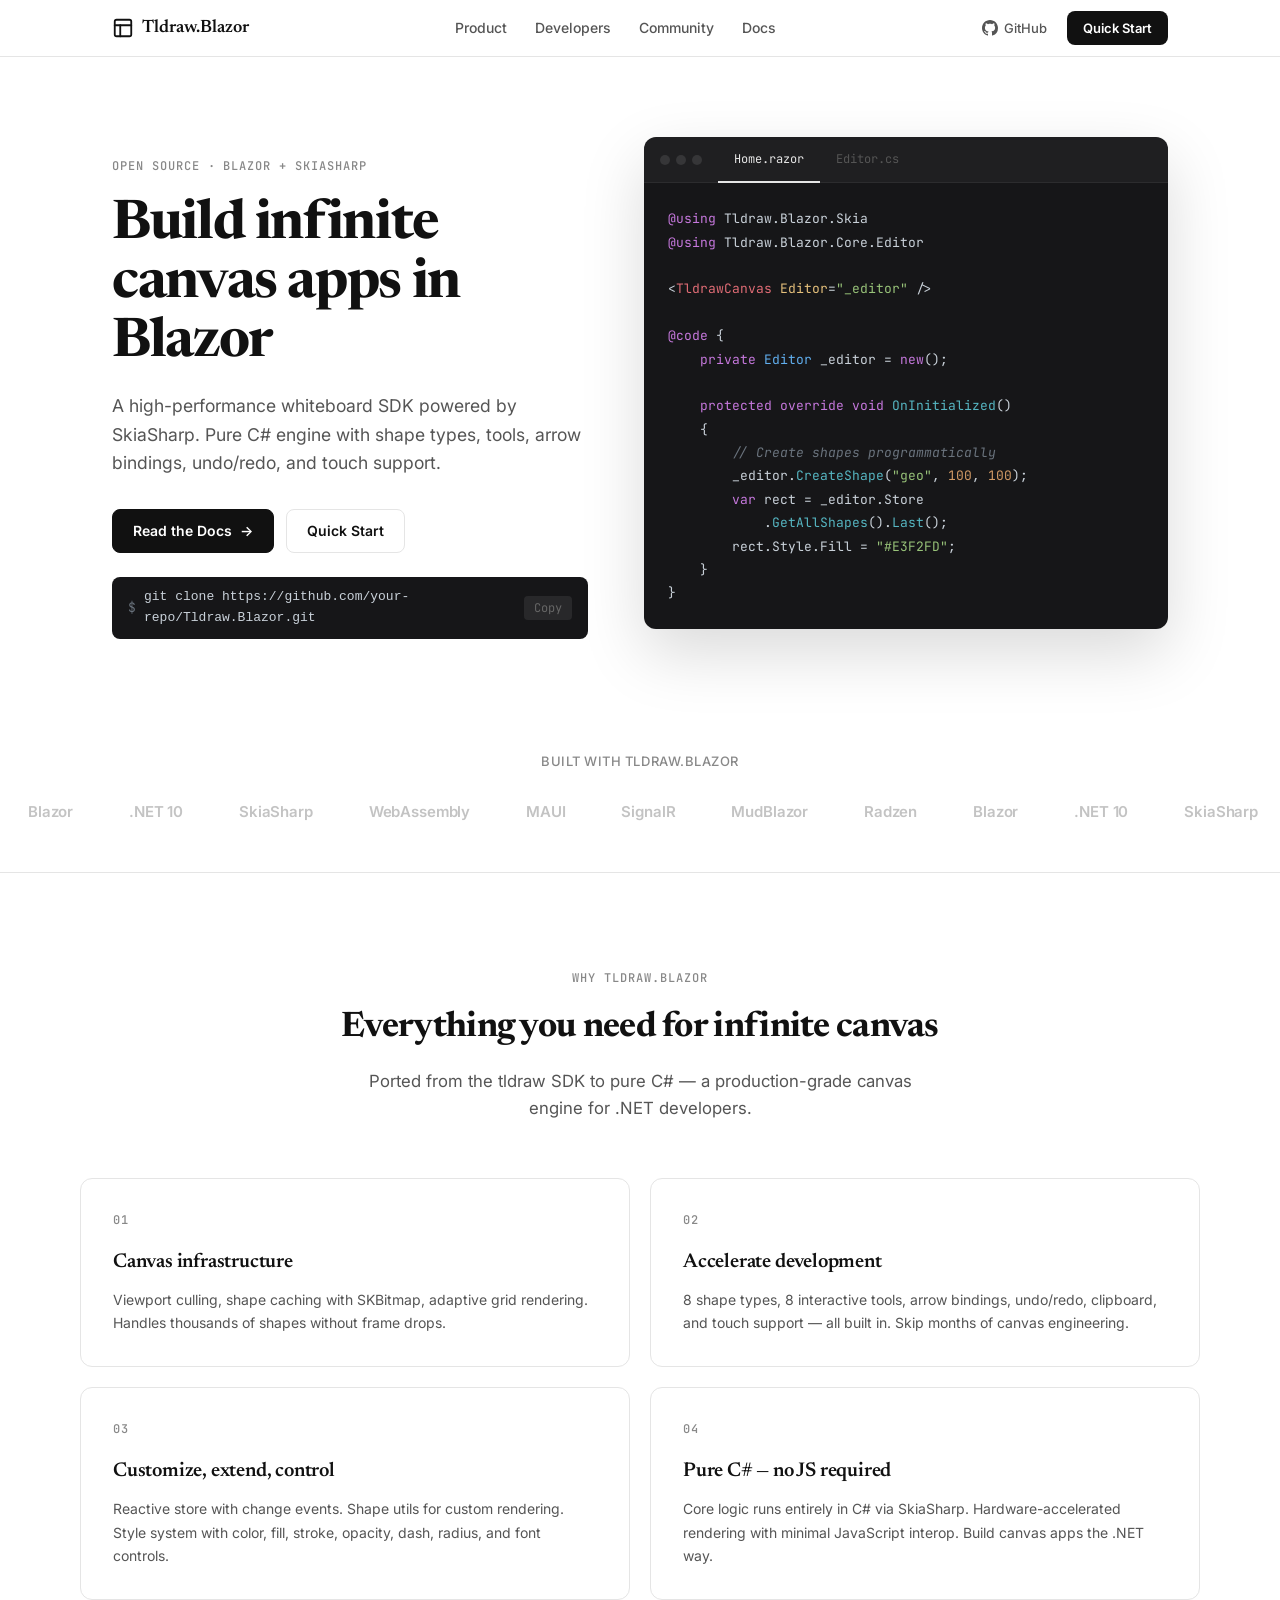
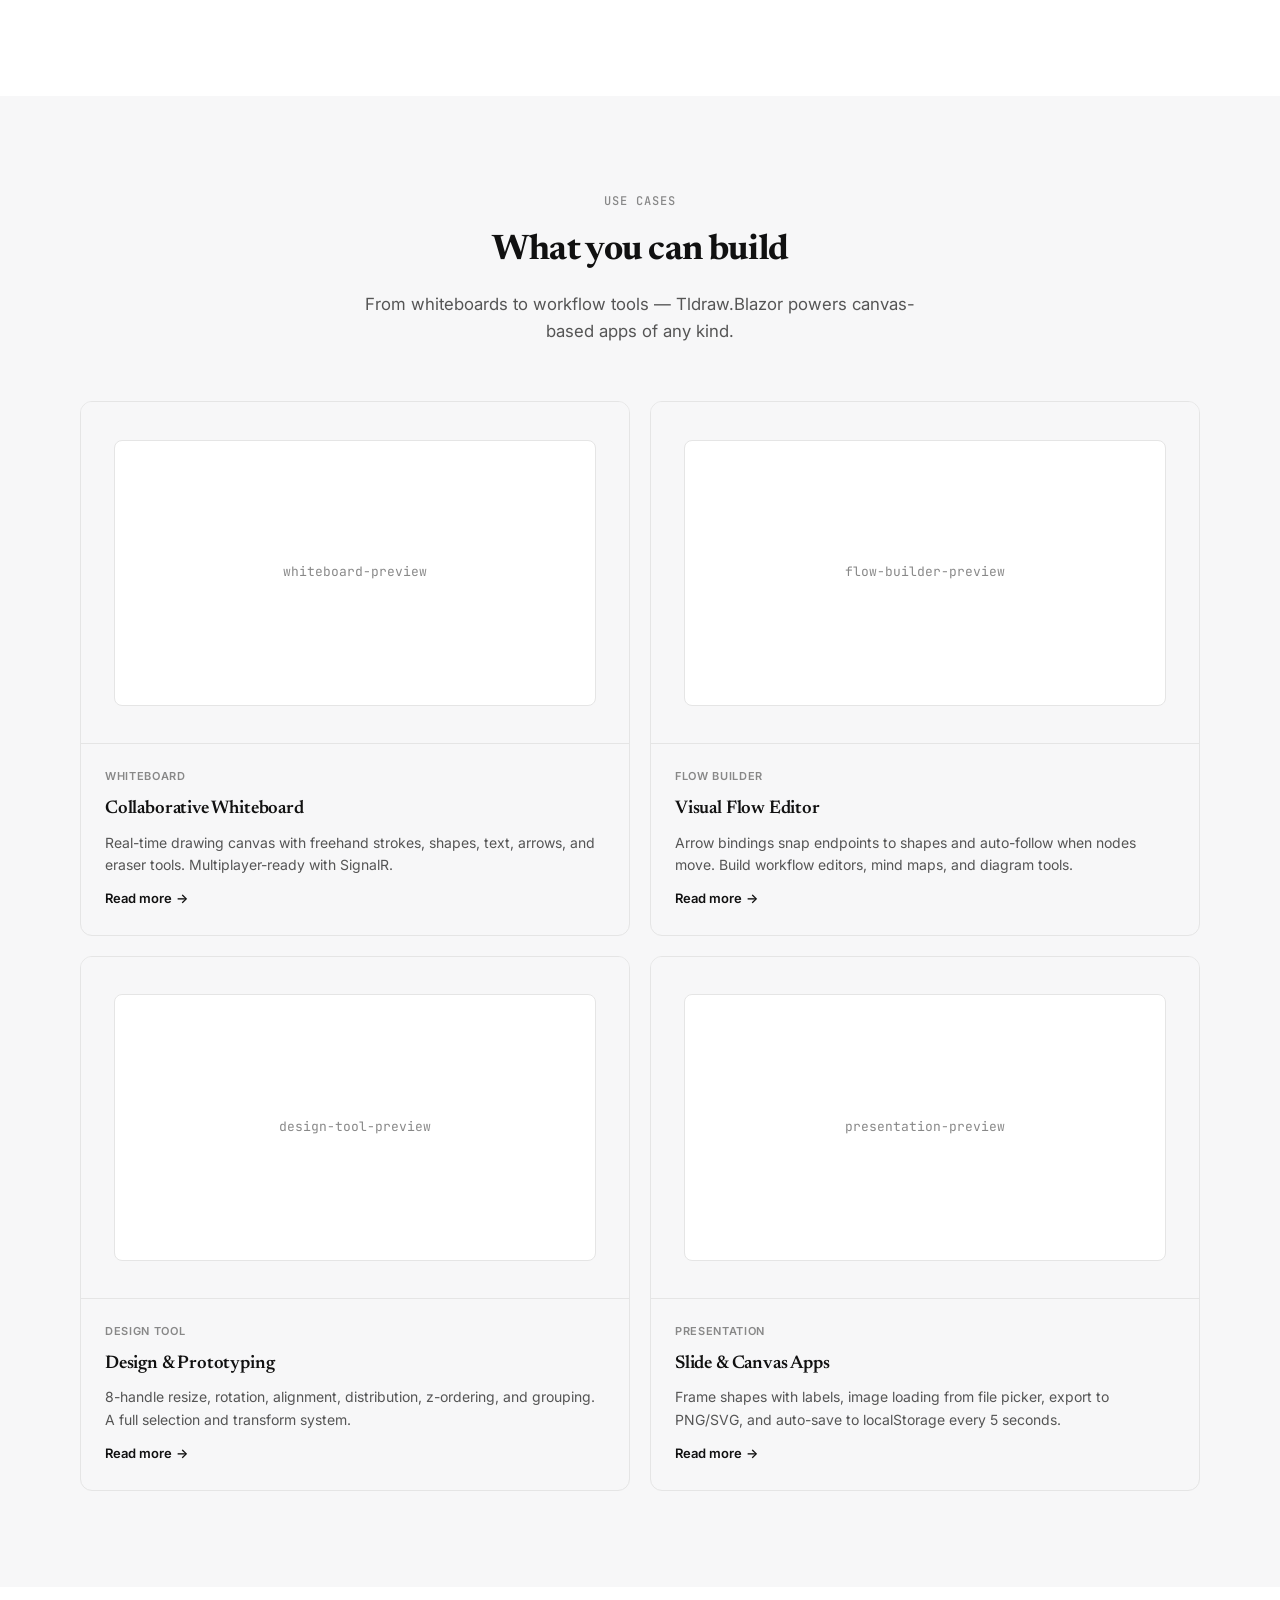
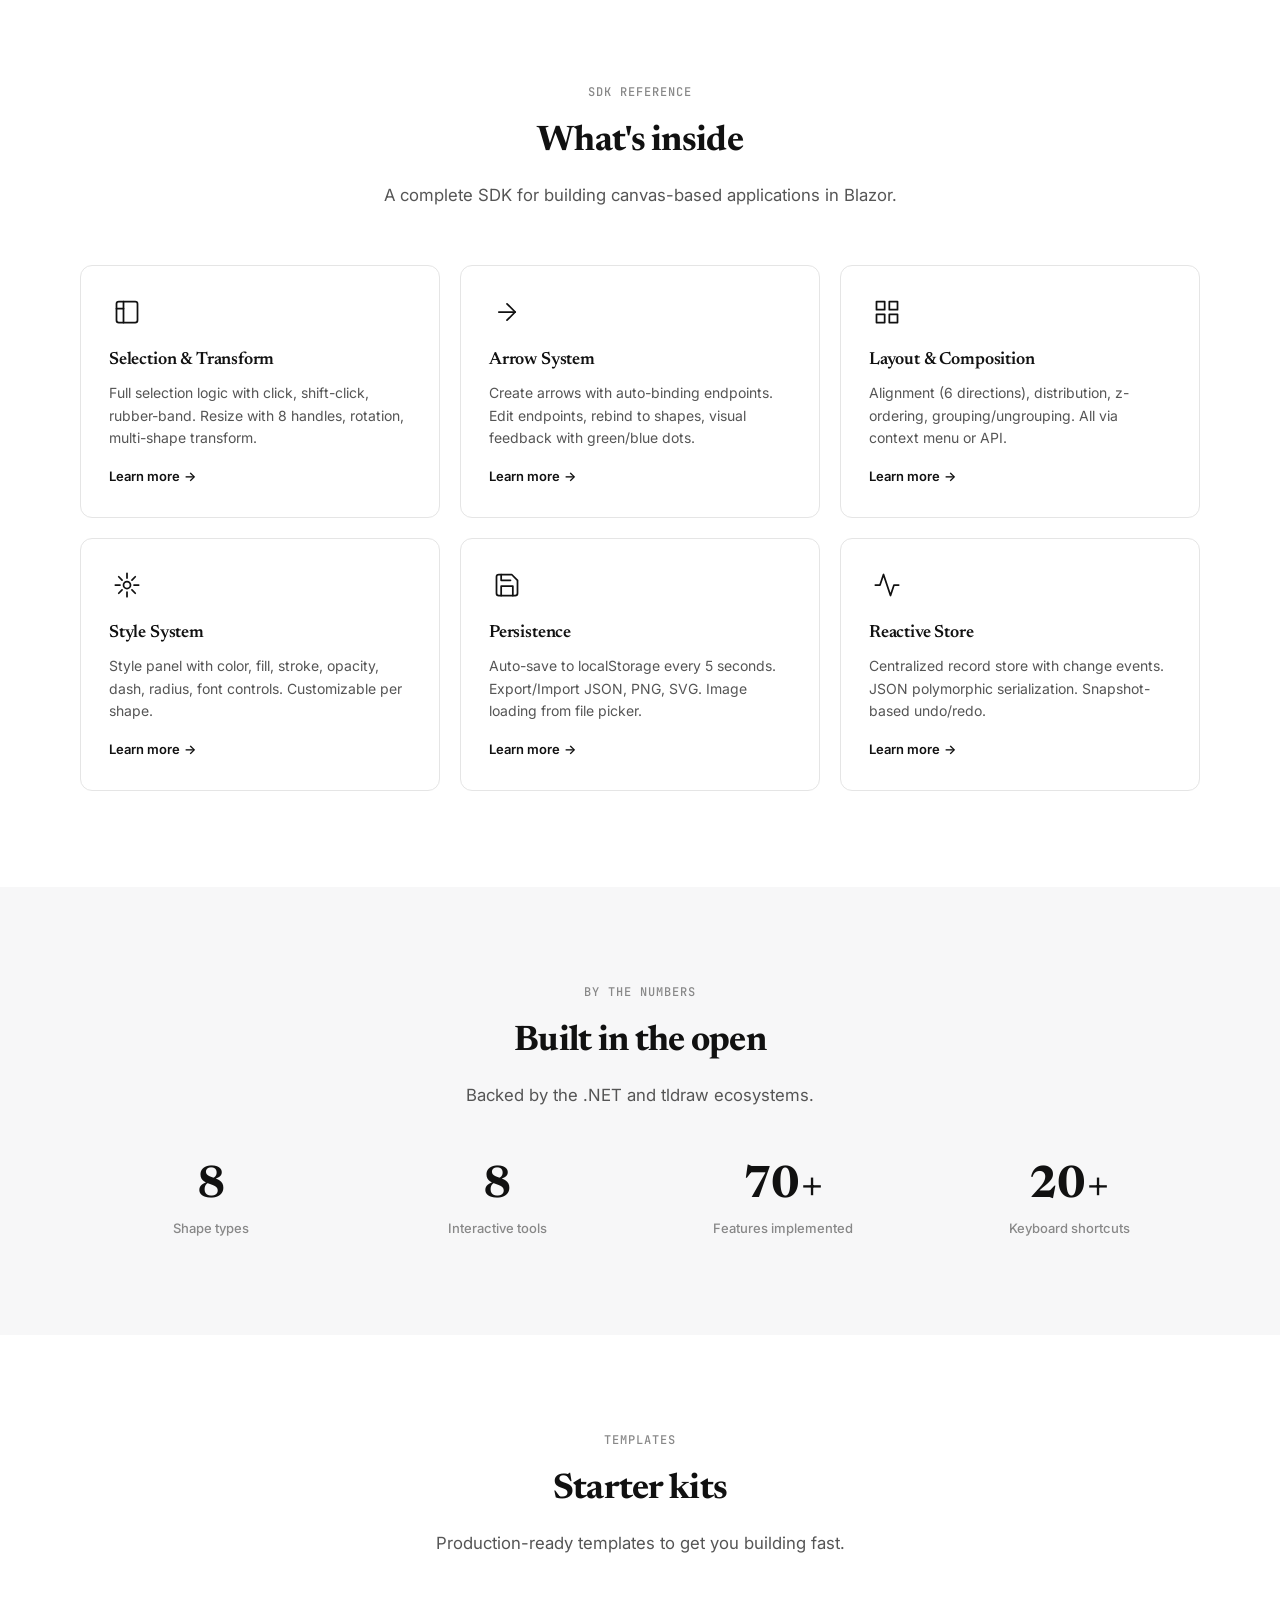
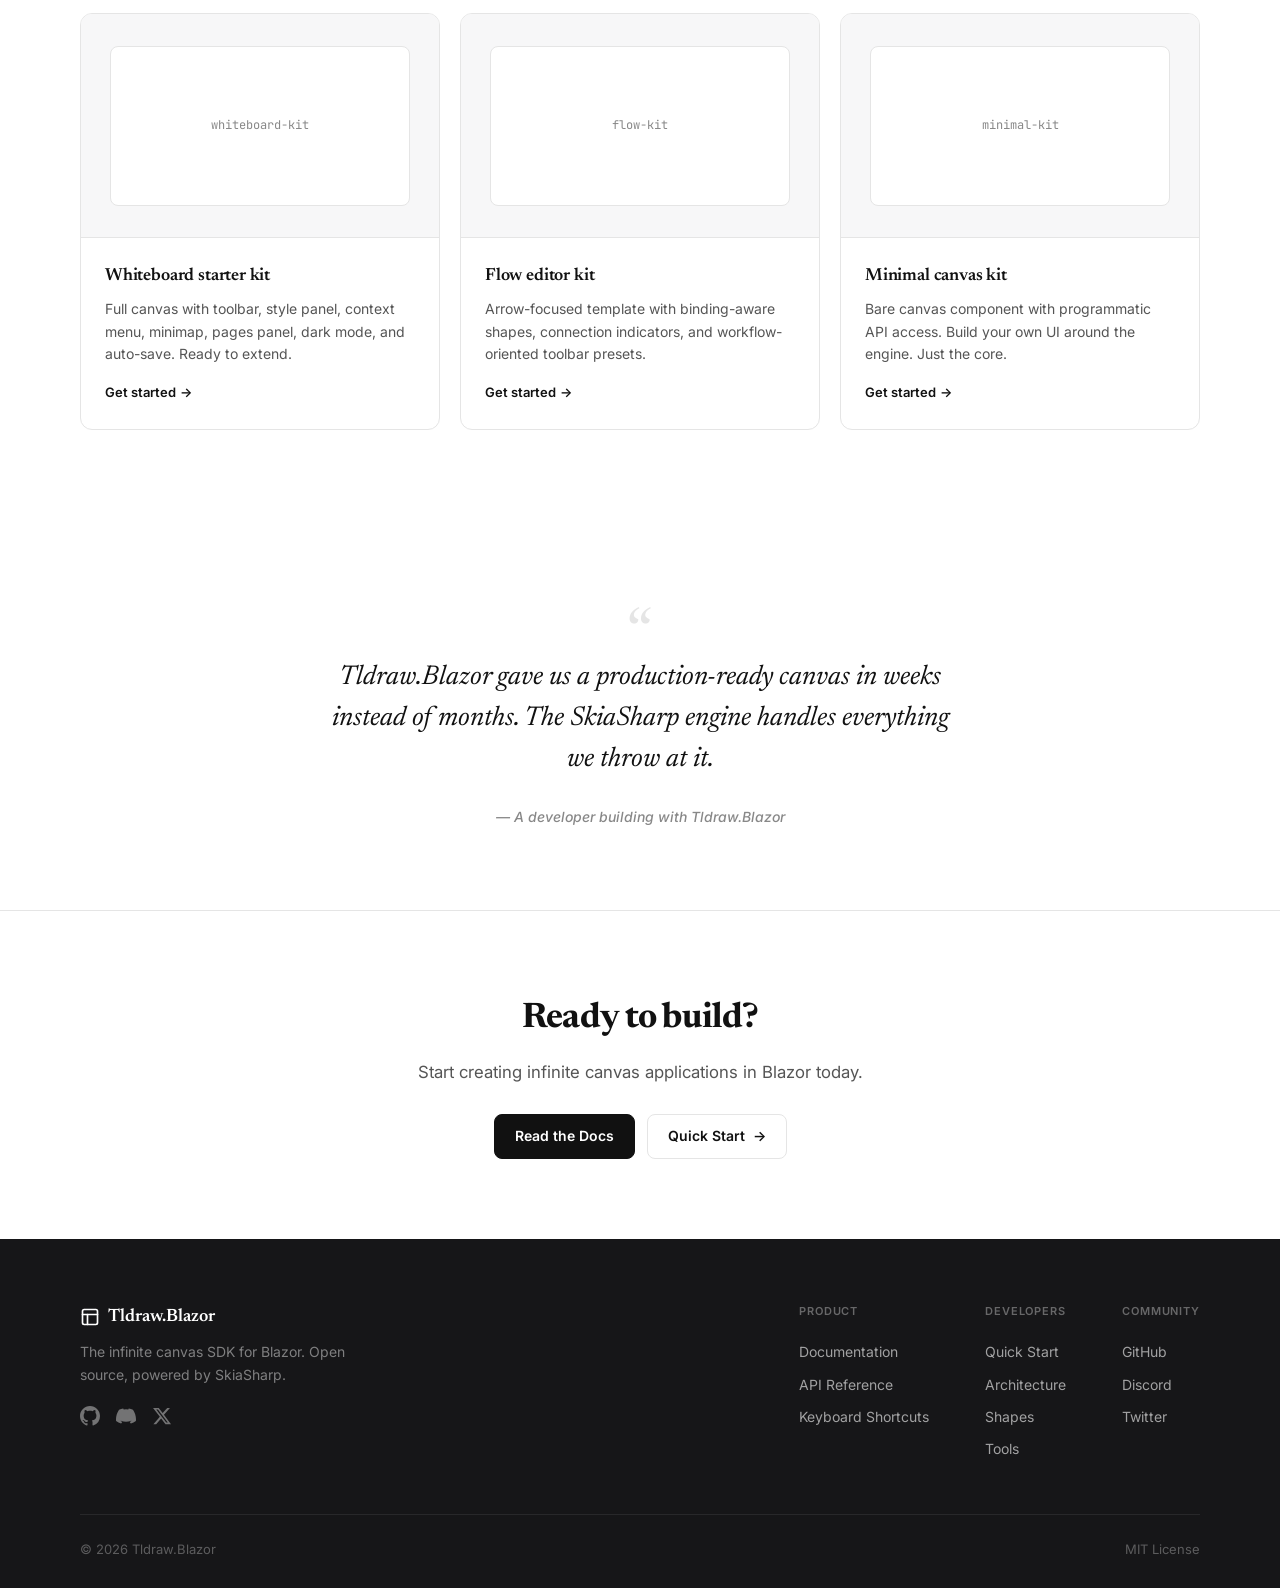
<file: docs/landing.html>
<!DOCTYPE html>
<html lang="en">
<head>
    <meta charset="utf-8" />
    <meta name="viewport" content="width=device-width, initial-scale=1.0" />
    <title>Tldraw.Blazor — Infinite Canvas SDK for Blazor</title>
    <link rel="preconnect" href="https://fonts.googleapis.com" />
    <link rel="preconnect" href="https://fonts.gstatic.com" crossorigin />
    <link href="https://fonts.googleapis.com/css2?family=Newsreader:ital,opsz,wght@0,6..72,400;0,6..72,500;0,6..72,600;0,6..72,700;1,6..72,400&family=Inter:wght@400;500;600&family=JetBrains+Mono:wght@400;500&display=swap" rel="stylesheet" />
    <style>
/* ============================================
   Tldraw.Blazor Landing — tldraw.dev aesthetic
   Monochrome · Editorial · Code-first
   ============================================ */

:root {
    --bg: #ffffff;
    --bg-alt: #f7f7f8;
    --fg: #111111;
    --fg-secondary: #555555;
    --fg-tertiary: #888888;
    --border: #e5e5e5;
    --accent: #111111;
    --code-bg: #161618;
    --code-fg: #c9d1d9;
    --code-comment: #6a737d;
    --code-keyword: #c678dd;
    --code-type: #61afef;
    --code-string: #98c379;
    --code-number: #d19a66;
    --code-function: #56b6c2;
    --code-tag: #e06c75;
    --code-attr: #e5c07b;
    --font-display: 'Newsreader', Georgia, 'Times New Roman', serif;
    --font-body: 'Inter', -apple-system, BlinkMacSystemFont, 'Segoe UI', system-ui, sans-serif;
    --font-mono: 'JetBrains Mono', 'Cascadia Code', ui-monospace, monospace;
    --max-w: 1120px;
    --radius: 12px;
}

*, *::before, *::after { box-sizing: border-box; margin: 0; padding: 0; }
html { scroll-behavior: smooth; }

body {
    font-family: var(--font-body);
    color: var(--fg);
    background: var(--bg);
    -webkit-font-smoothing: antialiased;
    -moz-osx-font-smoothing: grayscale;
    line-height: 1.6;
    font-size: 16px;
}

a { color: var(--fg); text-decoration: none; }
a:hover { text-decoration: underline; }

.landing { overflow-x: hidden; }

/* ============================================
   NAV — frosted glass, sticky
   ============================================ */
.nav {
    position: sticky; top: 0; z-index: 100;
    background: rgba(255, 255, 255, 0.88);
    backdrop-filter: blur(14px);
    -webkit-backdrop-filter: blur(14px);
    border-bottom: 1px solid var(--border);
}
.nav__inner {
    max-width: var(--max-w);
    margin: 0 auto;
    padding: 0 32px;
    height: 56px;
    display: flex;
    align-items: center;
    justify-content: space-between;
}
.nav__logo {
    font-family: var(--font-display);
    font-size: 18px;
    font-weight: 600;
    color: var(--fg);
    display: flex; align-items: center; gap: 8px;
}
.nav__logo svg { flex-shrink: 0; }
.nav__links {
    display: flex; align-items: center; gap: 28px;
    font-size: 14px; font-weight: 500;
}
.nav__links a { color: var(--fg-secondary); transition: color 0.15s; }
.nav__links a:hover { color: var(--fg); text-decoration: none; }
.nav__right {
    display: flex; align-items: center; gap: 20px;
}
.nav__gh {
    display: inline-flex; align-items: center; gap: 6px;
    font-size: 13px; font-weight: 500;
    color: var(--fg-secondary);
    transition: color 0.15s;
}
.nav__gh:hover { color: var(--fg); text-decoration: none; }
.nav__gh svg { flex-shrink: 0; }
.nav__cta {
    display: inline-flex; align-items: center; gap: 6px;
    padding: 7px 16px; border-radius: 8px;
    font-size: 13px; font-weight: 600;
    background: var(--fg); color: var(--bg);
    text-decoration: none; transition: opacity 0.15s;
}
.nav__cta:hover { opacity: 0.85; text-decoration: none; }

/* ============================================
   HERO — serif headline + code card
   ============================================ */
.hero {
    max-width: var(--max-w);
    margin: 0 auto;
    padding: 80px 32px 64px;
    display: flex;
    align-items: flex-start;
    gap: 56px;
}
.hero__content { flex: 1; min-width: 0; padding-top: 20px; }
.hero__eyebrow {
    font-family: var(--font-mono);
    font-size: 12px;
    font-weight: 500;
    letter-spacing: 0.08em;
    text-transform: uppercase;
    color: var(--fg-tertiary);
    margin-bottom: 20px;
}
.hero__title {
    font-family: var(--font-display);
    font-size: clamp(2.4rem, 4.5vw, 3.4rem);
    font-weight: 700;
    line-height: 1.08;
    letter-spacing: -0.025em;
    margin-bottom: 20px;
    color: var(--fg);
}
.hero__subtitle {
    font-size: 1.1rem;
    color: var(--fg-secondary);
    line-height: 1.6;
    margin-bottom: 32px;
    max-width: 480px;
}
.hero__actions {
    display: flex; gap: 12px; margin-bottom: 24px; flex-wrap: wrap;
}
.btn {
    display: inline-flex; align-items: center; gap: 8px;
    padding: 10px 20px; border-radius: 8px;
    font-size: 14px; font-weight: 600;
    text-decoration: none; transition: all 0.15s;
    border: 1px solid transparent;
    font-family: var(--font-body);
}
.btn--dark { background: var(--fg); color: var(--bg); border-color: var(--fg); }
.btn--dark:hover { opacity: 0.85; text-decoration: none; }
.btn--ghost { background: transparent; color: var(--fg); border-color: var(--border); }
.btn--ghost:hover { border-color: var(--fg); text-decoration: none; }
.btn__arrow { transition: transform 0.15s; display: inline-block; }
.btn:hover .btn__arrow { transform: translateX(3px); }

.hero__install {
    display: inline-flex; align-items: center; gap: 8px;
    background: var(--code-bg); color: var(--code-fg);
    padding: 10px 16px; border-radius: 8px;
    font-family: var(--font-mono); font-size: 13px;
}
.hero__install code { color: var(--code-fg); }
.hero__install .prompt { color: var(--code-comment); }
.hero__copy {
    background: rgba(255,255,255,0.08); border: none; color: #666;
    padding: 4px 10px; border-radius: 4px; cursor: pointer; font-size: 12px;
    font-family: var(--font-mono); transition: all 0.15s;
}
.hero__copy:hover { background: rgba(255,255,255,0.15); color: #fff; }

/* Code card */
.hero__demo { flex: 1.1; min-width: 0; }
.code-card {
    background: var(--code-bg);
    border-radius: var(--radius);
    overflow: hidden;
    box-shadow: 0 24px 64px rgba(0,0,0,0.15);
}
.code-card__header {
    display: flex; align-items: center; gap: 0;
    background: rgba(255,255,255,0.04);
    border-bottom: 1px solid rgba(255,255,255,0.06);
}
.code-card__dots {
    display: flex; gap: 6px; padding: 0 16px;
}
.code-card__dot {
    width: 10px; height: 10px; border-radius: 50%;
    background: rgba(255,255,255,0.1);
}
.code-card__tabs {
    display: flex; gap: 0;
}
.code-card__tab {
    padding: 12px 16px; font-size: 12px; color: #555;
    font-family: var(--font-mono);
    border-bottom: 2px solid transparent;
    cursor: pointer; transition: all 0.15s;
    position: relative; top: 1px;
}
.code-card__tab.active { color: #e5e5e5; border-bottom-color: #e5e5e5; }
.code-card__tab:hover:not(.active) { color: #888; }
.code-card__body {
    margin: 0; padding: 24px;
    font-family: var(--font-mono); font-size: 13px;
    line-height: 1.8; color: var(--code-fg);
    overflow-x: auto;
}
.code-card__body code { font-family: inherit; }

/* Syntax highlighting */
.ck { color: var(--code-keyword); }
.ct { color: var(--code-type); }
.cs { color: var(--code-string); }
.cn { color: var(--code-number); }
.cc { color: var(--code-comment); font-style: italic; }
.cf { color: var(--code-function); }
.cTag { color: var(--code-tag); }
.cAttr { color: var(--code-attr); }

/* ============================================
   LOGO MARQUEE — infinite scroll
   ============================================ */
.logos {
    padding: 48px 0;
    overflow: hidden;
    border-bottom: 1px solid var(--border);
}
.logos__title {
    text-align: center;
    font-size: 13px; font-weight: 500;
    color: var(--fg-tertiary);
    letter-spacing: 0.04em;
    margin-bottom: 28px;
    text-transform: uppercase;
}
.logos__track {
    display: flex;
    animation: marquee 35s linear infinite;
    width: max-content;
}
.logos__set {
    display: flex; align-items: center; gap: 56px;
    padding: 0 28px;
}
.logos__item {
    font-size: 15px; font-weight: 600;
    color: var(--fg-tertiary);
    white-space: nowrap;
    opacity: 0.5;
    letter-spacing: -0.01em;
}
@keyframes marquee {
    0% { transform: translateX(0); }
    100% { transform: translateX(-50%); }
}

/* ============================================
   SECTION — base
   ============================================ */
.section { padding: 96px 32px; }
.section__container { max-width: var(--max-w); margin: 0 auto; }
.section__eyebrow {
    font-family: var(--font-mono);
    font-size: 12px; font-weight: 500;
    letter-spacing: 0.08em;
    text-transform: uppercase;
    color: var(--fg-tertiary);
    text-align: center;
    margin-bottom: 12px;
}
.section__title {
    font-family: var(--font-display);
    font-size: clamp(1.6rem, 3vw, 2.2rem);
    font-weight: 700;
    text-align: center;
    margin-bottom: 12px;
    letter-spacing: -0.02em;
}
.section__subtitle {
    font-size: 1.05rem;
    color: var(--fg-secondary);
    text-align: center;
    margin-bottom: 56px;
    max-width: 560px;
    margin-left: auto; margin-right: auto;
    line-height: 1.6;
}
.section--alt { background: var(--bg-alt); }

/* ============================================
   WHY — 2x2 text cards
   ============================================ */
.why-grid {
    display: grid;
    grid-template-columns: repeat(2, 1fr);
    gap: 20px;
}
.why-card {
    padding: 32px;
    border: 1px solid var(--border);
    border-radius: var(--radius);
    transition: border-color 0.2s, box-shadow 0.2s;
}
.why-card:hover {
    border-color: var(--fg);
    box-shadow: 0 2px 12px rgba(0,0,0,0.04);
}
.why-card__num {
    font-family: var(--font-mono);
    font-size: 12px; font-weight: 500;
    color: var(--fg-tertiary);
    letter-spacing: 0.06em;
    margin-bottom: 16px;
}
.why-card__title {
    font-family: var(--font-display);
    font-size: 1.25rem;
    font-weight: 600;
    margin-bottom: 10px;
    letter-spacing: -0.01em;
}
.why-card__desc {
    font-size: 14px;
    color: var(--fg-secondary);
    line-height: 1.65;
}

/* ============================================
   SHOWCASE — case study cards
   ============================================ */
.showcase-grid {
    display: grid;
    grid-template-columns: repeat(2, 1fr);
    gap: 20px;
}
.showcase-card {
    border: 1px solid var(--border);
    border-radius: var(--radius);
    overflow: hidden;
    transition: box-shadow 0.2s, border-color 0.2s;
}
.showcase-card:hover {
    box-shadow: 0 8px 32px rgba(0,0,0,0.06);
    border-color: transparent;
}
.showcase-card__img {
    width: 100%; aspect-ratio: 16/10;
    background: var(--bg-alt);
    display: flex; align-items: center; justify-content: center;
    border-bottom: 1px solid var(--border);
    overflow: hidden;
}
.showcase-card__img-inner {
    width: 88%; height: 78%;
    border-radius: 8px;
    border: 1px solid var(--border);
    background: var(--bg);
    display: flex; align-items: center; justify-content: center;
    font-size: 13px; color: var(--fg-tertiary);
    font-family: var(--font-mono);
}
.showcase-card__body { padding: 24px; }
.showcase-card__tag {
    font-size: 11px; font-weight: 600;
    text-transform: uppercase;
    letter-spacing: 0.06em;
    color: var(--fg-tertiary);
    margin-bottom: 8px;
}
.showcase-card__title {
    font-family: var(--font-display);
    font-size: 1.15rem;
    font-weight: 600;
    margin-bottom: 8px;
    letter-spacing: -0.01em;
}
.showcase-card__desc {
    font-size: 14px;
    color: var(--fg-secondary);
    line-height: 1.6;
}
.showcase-card__link {
    display: inline-flex; align-items: center; gap: 4px;
    margin-top: 12px;
    font-size: 13px; font-weight: 600;
    color: var(--fg);
    transition: gap 0.15s;
}
.showcase-card__link:hover { text-decoration: none; gap: 8px; }

/* ============================================
   WHAT'S INSIDE — 3-col feature grid
   ============================================ */
.inside-grid {
    display: grid;
    grid-template-columns: repeat(3, 1fr);
    gap: 20px;
}
.inside-card {
    padding: 28px;
    border: 1px solid var(--border);
    border-radius: var(--radius);
    transition: border-color 0.2s, box-shadow 0.2s;
}
.inside-card:hover {
    border-color: var(--fg);
    box-shadow: 0 2px 12px rgba(0,0,0,0.04);
}
.inside-card__icon {
    width: 36px; height: 36px;
    display: flex; align-items: center; justify-content: center;
    margin-bottom: 16px;
    color: var(--fg);
}
.inside-card h3 {
    font-family: var(--font-display);
    font-size: 1.1rem;
    font-weight: 600;
    margin-bottom: 8px;
    letter-spacing: -0.01em;
}
.inside-card p {
    font-size: 14px;
    color: var(--fg-secondary);
    line-height: 1.6;
    margin-bottom: 14px;
}
.inside-card__link {
    font-size: 13px; font-weight: 600;
    color: var(--fg);
    display: inline-flex; align-items: center; gap: 4px;
    transition: gap 0.15s;
}
.inside-card__link:hover { text-decoration: none; gap: 8px; }

/* ============================================
   COMMUNITY STATS — large numbers
   ============================================ */
.community-grid {
    display: grid;
    grid-template-columns: repeat(4, 1fr);
    gap: 24px;
    text-align: center;
}
.community-stat__number {
    font-family: var(--font-display);
    font-size: clamp(2.2rem, 3.5vw, 3rem);
    font-weight: 700;
    line-height: 1;
    margin-bottom: 8px;
    color: var(--fg);
    letter-spacing: -0.02em;
}
.community-stat__label {
    font-size: 13px;
    color: var(--fg-tertiary);
    font-weight: 500;
}
.community-stat a { color: var(--fg); }
.community-stat a:hover { text-decoration: underline; }

/* ============================================
   STARTER KITS — card grid
   ============================================ */
.kits-grid {
    display: grid;
    grid-template-columns: repeat(3, 1fr);
    gap: 20px;
}
.kit-card {
    border: 1px solid var(--border);
    border-radius: var(--radius);
    overflow: hidden;
    transition: box-shadow 0.2s, border-color 0.2s;
}
.kit-card:hover {
    box-shadow: 0 8px 32px rgba(0,0,0,0.06);
    border-color: transparent;
}
.kit-card__img {
    width: 100%; aspect-ratio: 16/10;
    background: var(--bg-alt);
    border-bottom: 1px solid var(--border);
    display: flex; align-items: center; justify-content: center;
}
.kit-card__img-inner {
    width: 84%; height: 72%;
    border-radius: 8px;
    border: 1px solid var(--border);
    background: var(--bg);
    display: flex; align-items: center; justify-content: center;
    font-size: 12px; color: var(--fg-tertiary);
    font-family: var(--font-mono);
}
.kit-card__body { padding: 24px; }
.kit-card__title {
    font-family: var(--font-display);
    font-size: 1.1rem;
    font-weight: 600;
    margin-bottom: 8px;
    letter-spacing: -0.01em;
}
.kit-card__desc {
    font-size: 14px;
    color: var(--fg-secondary);
    line-height: 1.6;
    margin-bottom: 14px;
}
.kit-card__link {
    display: inline-flex; align-items: center; gap: 4px;
    font-size: 13px; font-weight: 600;
    color: var(--fg);
    transition: gap 0.15s;
}
.kit-card__link:hover { text-decoration: none; gap: 8px; }

/* ============================================
   QUOTE — pull quote
   ============================================ */
.quote-section {
    padding: 80px 32px;
    max-width: var(--max-w);
    margin: 0 auto;
    text-align: center;
}
.quote__mark {
    font-family: var(--font-display);
    font-size: 64px; line-height: 1;
    color: var(--border);
    margin-bottom: -12px;
}
.quote__text {
    font-family: var(--font-display);
    font-size: clamp(1.3rem, 2.5vw, 1.7rem);
    font-weight: 400;
    font-style: italic;
    line-height: 1.5;
    max-width: 640px;
    margin: 0 auto 24px;
    color: var(--fg);
}
.quote__attr {
    font-size: 14px;
    color: var(--fg-tertiary);
    font-weight: 500;
}

/* ============================================
   CTA — final call to action
   ============================================ */
.cta-section {
    padding: 80px 32px;
    text-align: center;
    border-top: 1px solid var(--border);
}
.cta-section__inner { max-width: 560px; margin: 0 auto; }
.cta-section h2 {
    font-family: var(--font-display);
    font-size: clamp(1.6rem, 3vw, 2.2rem);
    font-weight: 700;
    margin-bottom: 12px;
    letter-spacing: -0.02em;
}
.cta-section p {
    color: var(--fg-secondary);
    margin-bottom: 28px;
    font-size: 1.05rem;
    line-height: 1.6;
}
.cta-section__actions {
    display: flex; gap: 12px; justify-content: center; flex-wrap: wrap;
}

/* ============================================
   FOOTER — dark, multi-column
   ============================================ */
.footer {
    background: var(--code-bg);
    padding: 64px 32px 28px;
    color: rgba(255,255,255,0.7);
}
.footer__inner {
    max-width: var(--max-w);
    margin: 0 auto;
}
.footer__top {
    display: flex; justify-content: space-between;
    gap: 48px; margin-bottom: 48px;
}
.footer__brand { max-width: 280px; }
.footer__logo {
    font-family: var(--font-display);
    font-size: 18px; font-weight: 600;
    margin-bottom: 10px;
    display: flex; align-items: center; gap: 8px;
    color: #fff;
}
.footer__logo svg { flex-shrink: 0; stroke: #fff; }
.footer__tagline {
    font-size: 14px;
    color: rgba(255,255,255,0.45);
    margin-bottom: 20px;
    line-height: 1.6;
}
.footer__social {
    display: flex; gap: 16px;
}
.footer__social a {
    color: rgba(255,255,255,0.4);
    transition: color 0.15s;
}
.footer__social a:hover { color: #fff; text-decoration: none; }
.footer__links {
    display: flex; gap: 56px;
}
.footer__col h4 {
    font-size: 11px; font-weight: 600;
    color: rgba(255,255,255,0.35);
    text-transform: uppercase;
    letter-spacing: 0.08em;
    margin-bottom: 16px;
}
.footer__col a {
    display: block; font-size: 14px;
    color: rgba(255,255,255,0.6);
    padding: 5px 0;
    transition: color 0.15s;
}
.footer__col a:hover { color: #fff; text-decoration: none; }
.footer__bottom {
    display: flex; justify-content: space-between;
    padding-top: 24px;
    border-top: 1px solid rgba(255,255,255,0.08);
    font-size: 13px; color: rgba(255,255,255,0.3);
}

/* ============================================
   RESPONSIVE
   ============================================ */
@media (max-width: 1024px) {
    .inside-grid { grid-template-columns: repeat(2, 1fr); }
    .kits-grid { grid-template-columns: repeat(2, 1fr); }
}
@media (max-width: 768px) {
    .hero { flex-direction: column; padding: 48px 20px 40px; gap: 32px; }
    .hero__content { padding-top: 0; }
    .hero__demo { width: 100%; }
    .why-grid { grid-template-columns: 1fr; }
    .showcase-grid { grid-template-columns: 1fr; }
    .inside-grid { grid-template-columns: 1fr; }
    .community-grid { grid-template-columns: repeat(2, 1fr); }
    .kits-grid { grid-template-columns: 1fr; }
    .footer__top { flex-direction: column; gap: 32px; }
    .footer__links { flex-wrap: wrap; gap: 32px; }
    .nav__links { display: none; }
}
    </style>
</head>
<body>
    <div class="landing">

        <!-- NAV -->
        <nav class="nav">
            <div class="nav__inner">
                <a href="#" class="nav__logo">
                    <svg width="22" height="22" viewBox="0 0 24 24" fill="none" stroke="currentColor" stroke-width="2" stroke-linecap="round" stroke-linejoin="round">
                        <rect x="3" y="3" width="18" height="18" rx="2"/>
                        <path d="M3 9h18"/>
                        <path d="M9 21V9"/>
                    </svg>
                    Tldraw.Blazor
                </a>
                <div class="nav__links">
                    <a href="#why">Product</a>
                    <a href="#inside">Developers</a>
                    <a href="#community">Community</a>
                    <a href="index.html">Docs</a>
                </div>
                <div class="nav__right">
                    <a href="https://github.com/your-repo/Tldraw.Blazor" target="_blank" class="nav__gh">
                        <svg width="16" height="16" viewBox="0 0 24 24" fill="currentColor"><path d="M12 0C5.37 0 0 5.37 0 12c0 5.31 3.435 9.795 8.205 11.385.6.105.825-.255.825-.57 0-.285-.015-1.23-.015-2.235-3.015.555-3.795-.735-4.035-1.41-.135-.345-.72-1.41-1.23-1.695-.42-.225-1.02-.78-.015-.795.945-.015 1.62.87 1.845 1.23 1.08 1.815 2.805 1.305 3.495.99.105-.78.42-1.305.765-1.605-2.67-.3-5.46-1.335-5.46-5.925 0-1.305.465-2.385 1.23-3.225-.12-.3-.54-1.53.12-3.18 0 0 1.005-.315 3.3 1.23.96-.27 1.98-.405 3-.405s2.04.135 3 .405c2.295-1.56 3.3-1.23 3.3-1.23.66 1.65.24 2.88.12 3.18.765.84 1.23 1.905 1.23 3.225 0 4.605-2.805 5.625-5.475 5.925.435.375.81 1.095.81 2.22 0 1.605-.015 2.895-.015 3.3 0 .315.225.69.825.57A12.02 12.02 0 0024 12c0-6.63-5.37-12-12-12z"/></svg>
                        GitHub
                    </a>
                    <a href="index.html" class="nav__cta">Quick Start</a>
                </div>
            </div>
        </nav>

        <!-- HERO -->
        <section class="hero">
            <div class="hero__content">
                <div class="hero__eyebrow">Open Source · Blazor + SkiaSharp</div>
                <h1 class="hero__title">Build infinite canvas apps in Blazor</h1>
                <p class="hero__subtitle">
                    A high-performance whiteboard SDK powered by SkiaSharp. Pure C# engine with shape types, tools, arrow bindings, undo/redo, and touch support.
                </p>
                <div class="hero__actions">
                    <a href="index.html" class="btn btn--dark">
                        Read the Docs
                        <span class="btn__arrow">&rarr;</span>
                    </a>
                    <a href="index.html#quick-start" class="btn btn--ghost">
                        Quick Start
                    </a>
                </div>
                <div class="hero__install">
                    <span class="prompt">$</span>
                    <code>git clone https://github.com/your-repo/Tldraw.Blazor.git</code>
                    <button class="hero__copy" onclick="navigator.clipboard.writeText('git clone https://github.com/your-repo/Tldraw.Blazor.git')">Copy</button>
                </div>
            </div>
            <div class="hero__demo">
                <div class="code-card">
                    <div class="code-card__header">
                        <div class="code-card__dots">
                            <span class="code-card__dot"></span>
                            <span class="code-card__dot"></span>
                            <span class="code-card__dot"></span>
                        </div>
                        <div class="code-card__tabs">
                            <span class="code-card__tab active">Home.razor</span>
                            <span class="code-card__tab">Editor.cs</span>
                        </div>
                    </div>
                    <pre class="code-card__body"><code><span class="ck">&#64;using</span> Tldraw.Blazor.Skia
<span class="ck">&#64;using</span> Tldraw.Blazor.Core.Editor

&lt;<span class="cTag">TldrawCanvas</span> <span class="cAttr">Editor</span>=<span class="cs">"_editor"</span> /&gt;

<span class="ck">&#64;code</span> {
    <span class="ck">private</span> <span class="ct">Editor</span> _editor = <span class="ck">new</span>();

    <span class="ck">protected override void</span> <span class="cf">OnInitialized</span>()
    {
        <span class="cc">// Create shapes programmatically</span>
        _editor.<span class="cf">CreateShape</span>(<span class="cs">"geo"</span>, <span class="cn">100</span>, <span class="cn">100</span>);
        <span class="ck">var</span> rect = _editor.Store
            .<span class="cf">GetAllShapes</span>().<span class="cf">Last</span>();
        rect.Style.Fill = <span class="cs">"#E3F2FD"</span>;
    }
}</code></pre>
                </div>
            </div>
        </section>

        <!-- LOGO MARQUEE -->
        <section class="logos">
            <div class="logos__title">Built with Tldraw.Blazor</div>
            <div class="logos__track">
                <div class="logos__set">
                    <span class="logos__item">Blazor</span>
                    <span class="logos__item">.NET 10</span>
                    <span class="logos__item">SkiaSharp</span>
                    <span class="logos__item">WebAssembly</span>
                    <span class="logos__item">MAUI</span>
                    <span class="logos__item">SignalR</span>
                    <span class="logos__item">MudBlazor</span>
                    <span class="logos__item">Radzen</span>
                </div>
                <div class="logos__set">
                    <span class="logos__item">Blazor</span>
                    <span class="logos__item">.NET 10</span>
                    <span class="logos__item">SkiaSharp</span>
                    <span class="logos__item">WebAssembly</span>
                    <span class="logos__item">MAUI</span>
                    <span class="logos__item">SignalR</span>
                    <span class="logos__item">MudBlazor</span>
                    <span class="logos__item">Radzen</span>
                </div>
            </div>
        </section>

        <!-- WHY -->
        <section class="section" id="why">
            <div class="section__container">
                <div class="section__eyebrow">Why Tldraw.Blazor</div>
                <h2 class="section__title">Everything you need for infinite canvas</h2>
                <p class="section__subtitle">Ported from the tldraw SDK to pure C# — a production-grade canvas engine for .NET developers.</p>

                <div class="why-grid">
                    <div class="why-card">
                        <div class="why-card__num">01</div>
                        <h3 class="why-card__title">Canvas infrastructure</h3>
                        <p class="why-card__desc">Viewport culling, shape caching with SKBitmap, adaptive grid rendering. Handles thousands of shapes without frame drops.</p>
                    </div>
                    <div class="why-card">
                        <div class="why-card__num">02</div>
                        <h3 class="why-card__title">Accelerate development</h3>
                        <p class="why-card__desc">8 shape types, 8 interactive tools, arrow bindings, undo/redo, clipboard, and touch support — all built in. Skip months of canvas engineering.</p>
                    </div>
                    <div class="why-card">
                        <div class="why-card__num">03</div>
                        <h3 class="why-card__title">Customize, extend, control</h3>
                        <p class="why-card__desc">Reactive store with change events. Shape utils for custom rendering. Style system with color, fill, stroke, opacity, dash, radius, and font controls.</p>
                    </div>
                    <div class="why-card">
                        <div class="why-card__num">04</div>
                        <h3 class="why-card__title">Pure C# — no JS required</h3>
                        <p class="why-card__desc">Core logic runs entirely in C# via SkiaSharp. Hardware-accelerated rendering with minimal JavaScript interop. Build canvas apps the .NET way.</p>
                    </div>
                </div>
            </div>
        </section>

        <!-- SHOWCASE -->
        <section class="section section--alt">
            <div class="section__container">
                <div class="section__eyebrow">Use cases</div>
                <h2 class="section__title">What you can build</h2>
                <p class="section__subtitle">From whiteboards to workflow tools — Tldraw.Blazor powers canvas-based apps of any kind.</p>

                <div class="showcase-grid">
                    <div class="showcase-card">
                        <div class="showcase-card__img">
                            <div class="showcase-card__img-inner">whiteboard-preview</div>
                        </div>
                        <div class="showcase-card__body">
                            <div class="showcase-card__tag">Whiteboard</div>
                            <h3 class="showcase-card__title">Collaborative Whiteboard</h3>
                            <p class="showcase-card__desc">Real-time drawing canvas with freehand strokes, shapes, text, arrows, and eraser tools. Multiplayer-ready with SignalR.</p>
                            <a href="index.html#quick-start" class="showcase-card__link">Read more <span>&rarr;</span></a>
                        </div>
                    </div>
                    <div class="showcase-card">
                        <div class="showcase-card__img">
                            <div class="showcase-card__img-inner">flow-builder-preview</div>
                        </div>
                        <div class="showcase-card__body">
                            <div class="showcase-card__tag">Flow Builder</div>
                            <h3 class="showcase-card__title">Visual Flow Editor</h3>
                            <p class="showcase-card__desc">Arrow bindings snap endpoints to shapes and auto-follow when nodes move. Build workflow editors, mind maps, and diagram tools.</p>
                            <a href="index.html#arrows" class="showcase-card__link">Read more <span>&rarr;</span></a>
                        </div>
                    </div>
                    <div class="showcase-card">
                        <div class="showcase-card__img">
                            <div class="showcase-card__img-inner">design-tool-preview</div>
                        </div>
                        <div class="showcase-card__body">
                            <div class="showcase-card__tag">Design Tool</div>
                            <h3 class="showcase-card__title">Design &amp; Prototyping</h3>
                            <p class="showcase-card__desc">8-handle resize, rotation, alignment, distribution, z-ordering, and grouping. A full selection and transform system.</p>
                            <a href="index.html#selection" class="showcase-card__link">Read more <span>&rarr;</span></a>
                        </div>
                    </div>
                    <div class="showcase-card">
                        <div class="showcase-card__img">
                            <div class="showcase-card__img-inner">presentation-preview</div>
                        </div>
                        <div class="showcase-card__body">
                            <div class="showcase-card__tag">Presentation</div>
                            <h3 class="showcase-card__title">Slide &amp; Canvas Apps</h3>
                            <p class="showcase-card__desc">Frame shapes with labels, image loading from file picker, export to PNG/SVG, and auto-save to localStorage every 5 seconds.</p>
                            <a href="index.html#persistence" class="showcase-card__link">Read more <span>&rarr;</span></a>
                        </div>
                    </div>
                </div>
            </div>
        </section>

        <!-- WHAT'S INSIDE -->
        <section class="section" id="inside">
            <div class="section__container">
                <div class="section__eyebrow">SDK Reference</div>
                <h2 class="section__title">What's inside</h2>
                <p class="section__subtitle">A complete SDK for building canvas-based applications in Blazor.</p>

                <div class="inside-grid">
                    <div class="inside-card">
                        <div class="inside-card__icon">
                            <svg width="28" height="28" viewBox="0 0 24 24" fill="none" stroke="currentColor" stroke-width="1.5" stroke-linecap="round" stroke-linejoin="round"><rect x="3" y="3" width="18" height="18" rx="2"/><path d="M9 3v18"/><path d="M3 9h6"/></svg>
                        </div>
                        <h3>Selection &amp; Transform</h3>
                        <p>Full selection logic with click, shift-click, rubber-band. Resize with 8 handles, rotation, multi-shape transform.</p>
                        <a href="index.html#selection" class="inside-card__link">Learn more <span>&rarr;</span></a>
                    </div>
                    <div class="inside-card">
                        <div class="inside-card__icon">
                            <svg width="28" height="28" viewBox="0 0 24 24" fill="none" stroke="currentColor" stroke-width="1.5" stroke-linecap="round" stroke-linejoin="round"><path d="M5 12h14"/><path d="m12 5 7 7-7 7"/></svg>
                        </div>
                        <h3>Arrow System</h3>
                        <p>Create arrows with auto-binding endpoints. Edit endpoints, rebind to shapes, visual feedback with green/blue dots.</p>
                        <a href="index.html#arrows" class="inside-card__link">Learn more <span>&rarr;</span></a>
                    </div>
                    <div class="inside-card">
                        <div class="inside-card__icon">
                            <svg width="28" height="28" viewBox="0 0 24 24" fill="none" stroke="currentColor" stroke-width="1.5" stroke-linecap="round" stroke-linejoin="round"><rect x="3" y="3" width="7" height="7"/><rect x="14" y="3" width="7" height="7"/><rect x="3" y="14" width="7" height="7"/><rect x="14" y="14" width="7" height="7"/></svg>
                        </div>
                        <h3>Layout &amp; Composition</h3>
                        <p>Alignment (6 directions), distribution, z-ordering, grouping/ungrouping. All via context menu or API.</p>
                        <a href="index.html#layout" class="inside-card__link">Learn more <span>&rarr;</span></a>
                    </div>
                    <div class="inside-card">
                        <div class="inside-card__icon">
                            <svg width="28" height="28" viewBox="0 0 24 24" fill="none" stroke="currentColor" stroke-width="1.5" stroke-linecap="round" stroke-linejoin="round"><circle cx="12" cy="12" r="3"/><path d="M12 2v4m0 12v4M2 12h4m12 0h4M4.93 4.93l2.83 2.83m8.48 8.48 2.83 2.83M4.93 19.07l2.83-2.83m8.48-8.48 2.83-2.83"/></svg>
                        </div>
                        <h3>Style System</h3>
                        <p>Style panel with color, fill, stroke, opacity, dash, radius, font controls. Customizable per shape.</p>
                        <a href="index.html#styles" class="inside-card__link">Learn more <span>&rarr;</span></a>
                    </div>
                    <div class="inside-card">
                        <div class="inside-card__icon">
                            <svg width="28" height="28" viewBox="0 0 24 24" fill="none" stroke="currentColor" stroke-width="1.5" stroke-linecap="round" stroke-linejoin="round"><path d="M19 21H5a2 2 0 0 1-2-2V5a2 2 0 0 1 2-2h11l5 5v11a2 2 0 0 1-2 2z"/><polyline points="17 21 17 13 7 13 7 21"/><polyline points="7 3 7 8 15 8"/></svg>
                        </div>
                        <h3>Persistence</h3>
                        <p>Auto-save to localStorage every 5 seconds. Export/Import JSON, PNG, SVG. Image loading from file picker.</p>
                        <a href="index.html#persistence" class="inside-card__link">Learn more <span>&rarr;</span></a>
                    </div>
                    <div class="inside-card">
                        <div class="inside-card__icon">
                            <svg width="28" height="28" viewBox="0 0 24 24" fill="none" stroke="currentColor" stroke-width="1.5" stroke-linecap="round" stroke-linejoin="round"><polyline points="22 12 18 12 15 21 9 3 6 12 2 12"/></svg>
                        </div>
                        <h3>Reactive Store</h3>
                        <p>Centralized record store with change events. JSON polymorphic serialization. Snapshot-based undo/redo.</p>
                        <a href="index.html#store" class="inside-card__link">Learn more <span>&rarr;</span></a>
                    </div>
                </div>
            </div>
        </section>

        <!-- COMMUNITY STATS -->
        <section class="section section--alt" id="community">
            <div class="section__container">
                <div class="section__eyebrow">By the numbers</div>
                <h2 class="section__title">Built in the open</h2>
                <p class="section__subtitle">Backed by the .NET and tldraw ecosystems.</p>

                <div class="community-grid">
                    <div class="community-stat">
                        <div class="community-stat__number">8</div>
                        <div class="community-stat__label">Shape types</div>
                    </div>
                    <div class="community-stat">
                        <div class="community-stat__number">8</div>
                        <div class="community-stat__label">Interactive tools</div>
                    </div>
                    <div class="community-stat">
                        <div class="community-stat__number">70+</div>
                        <div class="community-stat__label">Features implemented</div>
                    </div>
                    <div class="community-stat">
                        <div class="community-stat__number">20+</div>
                        <div class="community-stat__label">Keyboard shortcuts</div>
                    </div>
                </div>
            </div>
        </section>

        <!-- STARTER KITS -->
        <section class="section">
            <div class="section__container">
                <div class="section__eyebrow">Templates</div>
                <h2 class="section__title">Starter kits</h2>
                <p class="section__subtitle">Production-ready templates to get you building fast.</p>

                <div class="kits-grid">
                    <div class="kit-card">
                        <div class="kit-card__img">
                            <div class="kit-card__img-inner">whiteboard-kit</div>
                        </div>
                        <div class="kit-card__body">
                            <h3 class="kit-card__title">Whiteboard starter kit</h3>
                            <p class="kit-card__desc">Full canvas with toolbar, style panel, context menu, minimap, pages panel, dark mode, and auto-save. Ready to extend.</p>
                            <a href="index.html#quick-start" class="kit-card__link">Get started <span>&rarr;</span></a>
                        </div>
                    </div>
                    <div class="kit-card">
                        <div class="kit-card__img">
                            <div class="kit-card__img-inner">flow-kit</div>
                        </div>
                        <div class="kit-card__body">
                            <h3 class="kit-card__title">Flow editor kit</h3>
                            <p class="kit-card__desc">Arrow-focused template with binding-aware shapes, connection indicators, and workflow-oriented toolbar presets.</p>
                            <a href="index.html#arrows" class="kit-card__link">Get started <span>&rarr;</span></a>
                        </div>
                    </div>
                    <div class="kit-card">
                        <div class="kit-card__img">
                            <div class="kit-card__img-inner">minimal-kit</div>
                        </div>
                        <div class="kit-card__body">
                            <h3 class="kit-card__title">Minimal canvas kit</h3>
                            <p class="kit-card__desc">Bare canvas component with programmatic API access. Build your own UI around the engine. Just the core.</p>
                            <a href="index.html#quick-start" class="kit-card__link">Get started <span>&rarr;</span></a>
                        </div>
                    </div>
                </div>
            </div>
        </section>

        <!-- QUOTE -->
        <section class="quote-section">
            <div class="quote__mark">&ldquo;</div>
            <blockquote>
                <p class="quote__text">Tldraw.Blazor gave us a production-ready canvas in weeks instead of months. The SkiaSharp engine handles everything we throw at it.</p>
                <cite class="quote__attr">— A developer building with Tldraw.Blazor</cite>
            </blockquote>
        </section>

        <!-- CTA -->
        <section class="cta-section">
            <div class="cta-section__inner">
                <h2>Ready to build?</h2>
                <p>Start creating infinite canvas applications in Blazor today.</p>
                <div class="cta-section__actions">
                    <a href="index.html" class="btn btn--dark">Read the Docs</a>
                    <a href="index.html#quick-start" class="btn btn--ghost">Quick Start <span class="btn__arrow">&rarr;</span></a>
                </div>
            </div>
        </section>

        <!-- FOOTER — dark -->
        <footer class="footer">
            <div class="footer__inner">
                <div class="footer__top">
                    <div class="footer__brand">
                        <div class="footer__logo">
                            <svg width="20" height="20" viewBox="0 0 24 24" fill="none" stroke-width="2" stroke-linecap="round" stroke-linejoin="round">
                                <rect x="3" y="3" width="18" height="18" rx="2"/>
                                <path d="M3 9h18"/>
                                <path d="M9 21V9"/>
                            </svg>
                            Tldraw.Blazor
                        </div>
                        <p class="footer__tagline">The infinite canvas SDK for Blazor. Open source, powered by SkiaSharp.</p>
                        <div class="footer__social">
                            <a href="https://github.com/your-repo/Tldraw.Blazor" target="_blank" title="GitHub">
                                <svg width="20" height="20" viewBox="0 0 24 24" fill="currentColor"><path d="M12 0C5.37 0 0 5.37 0 12c0 5.31 3.435 9.795 8.205 11.385.6.105.825-.255.825-.57 0-.285-.015-1.23-.015-2.235-3.015.555-3.795-.735-4.035-1.41-.135-.345-.72-1.41-1.23-1.695-.42-.225-1.02-.78-.015-.795.945-.015 1.62.87 1.845 1.23 1.08 1.815 2.805 1.305 3.495.99.105-.78.42-1.305.765-1.605-2.67-.3-5.46-1.335-5.46-5.925 0-1.305.465-2.385 1.23-3.225-.12-.3-.54-1.53.12-3.18 0 0 1.005-.315 3.3 1.23.96-.27 1.98-.405 3-.405s2.04.135 3 .405c2.295-1.56 3.3-1.23 3.3-1.23.66 1.65.24 2.88.12 3.18.765.84 1.23 1.905 1.23 3.225 0 4.605-2.805 5.625-5.475 5.925.435.375.81 1.095.81 2.22 0 1.605-.015 2.895-.015 3.3 0 .315.225.69.825.57A12.02 12.02 0 0024 12c0-6.63-5.37-12-12-12z"/></svg>
                            </a>
                            <a href="#" title="Discord">
                                <svg width="20" height="20" viewBox="0 0 24 24" fill="currentColor"><path d="M20.317 4.37a19.791 19.791 0 00-4.885-1.515.074.074 0 00-.079.037c-.21.375-.444.864-.608 1.25a18.27 18.27 0 00-5.487 0 12.64 12.64 0 00-.617-1.25.077.077 0 00-.079-.037A19.736 19.736 0 003.677 4.37a.07.07 0 00-.032.027C.533 9.046-.32 13.58.099 18.057a.082.082 0 00.031.057 19.9 19.9 0 005.993 3.03.078.078 0 00.084-.028c.462-.63.874-1.295 1.226-1.994a.076.076 0 00-.041-.106 13.107 13.107 0 01-1.872-.892.077.077 0 01-.008-.128 10.2 10.2 0 00.372-.292.074.074 0 01.077-.01c3.928 1.793 8.18 1.793 12.062 0a.074.074 0 01.078.01c.12.098.246.198.373.292a.077.077 0 01-.006.127 12.299 12.299 0 01-1.873.892.077.077 0 00-.041.107c.36.698.772 1.362 1.225 1.993a.076.076 0 00.084.028 19.839 19.839 0 006.002-3.03.077.077 0 00.032-.054c.5-5.177-.838-9.674-3.549-13.66a.061.061 0 00-.031-.03z"/></svg>
                            </a>
                            <a href="#" title="Twitter / X">
                                <svg width="20" height="20" viewBox="0 0 24 24" fill="currentColor"><path d="M18.244 2.25h3.308l-7.227 8.26 8.502 11.24H16.17l-5.214-6.817L4.99 21.75H1.68l7.73-8.835L1.254 2.25H8.08l4.713 6.231zm-1.161 17.52h1.833L7.084 4.126H5.117z"/></svg>
                            </a>
                        </div>
                    </div>
                    <div class="footer__links">
                        <div class="footer__col">
                            <h4>Product</h4>
                            <a href="index.html">Documentation</a>
                            <a href="index.html#api">API Reference</a>
                            <a href="index.html#shortcuts">Keyboard Shortcuts</a>
                        </div>
                        <div class="footer__col">
                            <h4>Developers</h4>
                            <a href="index.html#quick-start">Quick Start</a>
                            <a href="index.html#architecture">Architecture</a>
                            <a href="index.html#shapes">Shapes</a>
                            <a href="index.html#tools">Tools</a>
                        </div>
                        <div class="footer__col">
                            <h4>Community</h4>
                            <a href="https://github.com/your-repo/Tldraw.Blazor" target="_blank">GitHub</a>
                            <a href="#">Discord</a>
                            <a href="#">Twitter</a>
                        </div>
                    </div>
                </div>
                <div class="footer__bottom">
                    <span>&copy; 2026 Tldraw.Blazor</span>
                    <span>MIT License</span>
                </div>
            </div>
        </footer>

    </div>
</body>
</html>
</file>
<file: docs/css/docs.css>
/* ============================================
   Tldraw.Blazor Documentation
   Modern minimal style (Vercel/Stripe aesthetic)
   ============================================ */

:root {
    --docs-sidebar-w: 260px;
    --docs-content-max: 780px;
    --docs-bg: #fafafa;
    --docs-surface: #ffffff;
    --docs-fg: #0a0a0a;
    --docs-fg-secondary: #666;
    --docs-fg-tertiary: #999;
    --docs-border: #eaeaea;
    --docs-accent: #1565C0;
    --docs-accent-light: #E3F2FD;
    --docs-accent-hover: #0D47A1;
    --docs-code-bg: #f6f8fa;
    --docs-code-text: #24292e;
    --docs-code-header: #eaeef2;
    --docs-font: 'Inter', -apple-system, BlinkMacSystemFont, 'Segoe UI', system-ui, sans-serif;
    --docs-font-mono: 'JetBrains Mono', 'Cascadia Code', ui-monospace, Menlo, monospace;
    --docs-radius: 8px;
}

[data-theme="dark"] {
    --docs-bg: #0a0a0a;
    --docs-surface: #141414;
    --docs-fg: #e5e5e5;
    --docs-fg-secondary: #a0a0a0;
    --docs-fg-tertiary: #666;
    --docs-border: #262626;
    --docs-accent: #4a9eff;
    --docs-accent-light: #1a2a3a;
    --docs-accent-hover: #6ab4ff;
    --docs-code-bg: #1a1a1a;
    --docs-code-text: #e5e5e5;
    --docs-code-header: #222;
}

/* ============================================
   Reset & Base
   ============================================ */

*, *::before, *::after { box-sizing: border-box; margin: 0; padding: 0; }

html { scroll-behavior: smooth; scroll-padding-top: 24px; }

body {
    font-family: var(--docs-font);
    font-size: 15px;
    line-height: 1.7;
    color: var(--docs-fg);
    background: var(--docs-bg);
    -webkit-font-smoothing: antialiased;
}

a { color: var(--docs-accent); text-decoration: none; }
a:hover { text-decoration: underline; }

code {
    font-family: var(--docs-font-mono);
    font-size: 0.88em;
    background: var(--docs-code-bg);
    padding: 2px 6px;
    border-radius: 4px;
}

kbd {
    display: inline-block;
    padding: 2px 6px;
    font-family: var(--docs-font-mono);
    font-size: 0.82em;
    background: var(--docs-code-bg);
    border: 1px solid var(--docs-border);
    border-radius: 4px;
    box-shadow: 0 1px 0 var(--docs-border);
}

/* ============================================
   Layout
   ============================================ */

.docs-layout {
    display: flex;
    min-height: 100vh;
}

/* ============================================
   Sidebar
   ============================================ */

.docs-sidebar {
    position: fixed;
    top: 0;
    left: 0;
    bottom: 0;
    width: var(--docs-sidebar-w);
    background: var(--docs-surface);
    border-right: 1px solid var(--docs-border);
    overflow-y: auto;
    z-index: 100;
    display: flex;
    flex-direction: column;
}

.docs-sidebar__header {
    display: flex;
    align-items: center;
    gap: 8px;
    padding: 16px 20px;
    border-bottom: 1px solid var(--docs-border);
}

.docs-sidebar__logo {
    display: flex;
    align-items: center;
    gap: 8px;
    font-weight: 700;
    font-size: 16px;
    color: var(--docs-fg);
    text-decoration: none;
}

.docs-sidebar__logo-icon { font-size: 20px; }

.docs-sidebar__version {
    font-size: 11px;
    color: var(--docs-fg-tertiary);
    background: var(--docs-code-bg);
    padding: 2px 6px;
    border-radius: 4px;
    margin-left: auto;
}

.docs-sidebar__nav {
    flex: 1;
    padding: 12px 0;
    overflow-y: auto;
}

.docs-sidebar__group {
    padding: 0 12px;
    margin-bottom: 8px;
}

.docs-sidebar__group-title {
    font-size: 11px;
    font-weight: 600;
    text-transform: uppercase;
    letter-spacing: 0.5px;
    color: var(--docs-fg-tertiary);
    padding: 8px 12px 4px;
}

.docs-sidebar__link {
    display: block;
    padding: 5px 12px;
    font-size: 13px;
    color: var(--docs-fg-secondary);
    border-radius: 6px;
    text-decoration: none;
    transition: all 0.15s;
}

.docs-sidebar__link:hover {
    color: var(--docs-fg);
    background: var(--docs-code-bg);
    text-decoration: none;
}

.docs-sidebar__link.active {
    color: var(--docs-accent);
    background: var(--docs-accent-light);
    font-weight: 500;
}

.docs-sidebar__footer {
    display: flex;
    align-items: center;
    gap: 8px;
    padding: 12px 20px;
    border-top: 1px solid var(--docs-border);
    font-size: 12px;
    color: var(--docs-fg-tertiary);
}

.docs-sidebar__footer a {
    color: var(--docs-fg-secondary);
}

.docs-theme-toggle {
    margin-left: auto;
    background: none;
    border: none;
    cursor: pointer;
    font-size: 16px;
    padding: 4px;
    border-radius: 4px;
}

.docs-theme-toggle:hover { background: var(--docs-code-bg); }

/* Mobile sidebar toggle */
.docs-sidebar-toggle {
    display: none;
    position: fixed;
    top: 12px;
    left: 12px;
    z-index: 200;
    background: var(--docs-surface);
    border: 1px solid var(--docs-border);
    border-radius: 6px;
    padding: 8px;
    cursor: pointer;
    flex-direction: column;
    gap: 3px;
}

.docs-sidebar-toggle span {
    display: block;
    width: 18px;
    height: 2px;
    background: var(--docs-fg);
    border-radius: 1px;
}

@media (max-width: 768px) {
    .docs-sidebar { transform: translateX(-100%); transition: transform 0.2s; }
    .docs-sidebar.open { transform: translateX(0); box-shadow: 4px 0 20px rgba(0,0,0,0.1); }
    .docs-sidebar-toggle { display: flex; }
    .docs-main { margin-left: 0; }
}

/* ============================================
   Main Content
   ============================================ */

.docs-main {
    flex: 1;
    margin-left: var(--docs-sidebar-w);
}

.docs-content {
    max-width: var(--docs-content-max);
    margin: 0 auto;
    padding: 40px 32px 80px;
}

/* ============================================
   Typography
   ============================================ */

h1 {
    font-size: 2.2rem;
    font-weight: 700;
    letter-spacing: -0.02em;
    line-height: 1.2;
    margin-bottom: 12px;
}

.docs-lead {
    font-size: 1.1rem;
    color: var(--docs-fg-secondary);
    line-height: 1.6;
    margin-bottom: 32px;
}

h2 {
    font-size: 1.5rem;
    font-weight: 600;
    letter-spacing: -0.01em;
    margin-top: 48px;
    margin-bottom: 16px;
    padding-top: 24px;
    border-top: 1px solid var(--docs-border);
}

h2:first-of-type { border-top: none; padding-top: 0; }

h3 {
    font-size: 1.15rem;
    font-weight: 600;
    margin-top: 28px;
    margin-bottom: 12px;
}

p { margin-bottom: 16px; }

ul, ol {
    margin-bottom: 16px;
    padding-left: 24px;
}

li { margin-bottom: 6px; }

.docs-anchor {
    color: var(--docs-fg-tertiary);
    font-weight: 400;
    opacity: 0;
    transition: opacity 0.15s;
    margin-left: 4px;
}

h2:hover .docs-anchor, h3:hover .docs-anchor { opacity: 1; }
.docs-anchor:hover { text-decoration: none; color: var(--docs-accent); }

.docs-badge {
    display: inline-block;
    font-size: 0.55em;
    font-weight: 500;
    background: var(--docs-accent-light);
    color: var(--docs-accent);
    padding: 4px 10px;
    border-radius: 20px;
    vertical-align: middle;
    margin-left: 8px;
}

/* ============================================
   Features Grid
   ============================================ */

.docs-features {
    display: grid;
    grid-template-columns: repeat(auto-fill, minmax(180px, 1fr));
    gap: 10px;
    margin-bottom: 32px;
}

.docs-feature {
    padding: 10px 14px;
    background: var(--docs-surface);
    border: 1px solid var(--docs-border);
    border-radius: var(--docs-radius);
    font-size: 13px;
    font-weight: 500;
}

/* ============================================
   Code Blocks
   ============================================ */

.docs-code-block {
    margin-bottom: 20px;
    border-radius: var(--docs-radius);
    border: 1px solid var(--docs-border);
    overflow: hidden;
}

.docs-code-header {
    display: flex;
    align-items: center;
    justify-content: space-between;
    padding: 8px 14px;
    background: var(--docs-code-header);
    border-bottom: 1px solid var(--docs-border);
    font-size: 12px;
    color: var(--docs-fg-secondary);
}

.docs-copy-btn {
    background: none;
    border: 1px solid var(--docs-border);
    border-radius: 4px;
    padding: 2px 8px;
    font-size: 11px;
    cursor: pointer;
    color: var(--docs-fg-secondary);
}

.docs-copy-btn:hover { background: var(--docs-surface); }

.docs-code-block pre {
    margin: 0;
    padding: 14px;
    overflow-x: auto;
    background: var(--docs-code-bg);
}

.docs-code-block code {
    font-family: var(--docs-font-mono);
    font-size: 13px;
    line-height: 1.6;
    background: none;
    padding: 0;
    color: var(--docs-code-text);
}

/* ============================================
   Tables
   ============================================ */

.docs-table {
    width: 100%;
    border-collapse: collapse;
    margin-bottom: 20px;
    font-size: 13px;
}

.docs-table th, .docs-table td {
    text-align: left;
    padding: 8px 12px;
    border-bottom: 1px solid var(--docs-border);
}

.docs-table th {
    font-weight: 600;
    color: var(--docs-fg-secondary);
    font-size: 12px;
    text-transform: uppercase;
    letter-spacing: 0.3px;
}

.docs-table td code {
    font-size: 12px;
}

/* ============================================
   Notes
   ============================================ */

.docs-note {
    padding: 14px 16px;
    border-radius: var(--docs-radius);
    margin-bottom: 20px;
    font-size: 14px;
}

.docs-note--info {
    background: var(--docs-accent-light);
    border-left: 3px solid var(--docs-accent);
}

.docs-note--tip {
    background: #f0fdf4;
    border-left: 3px solid #22c55e;
}

[data-theme="dark"] .docs-note--tip {
    background: #0a1a0a;
}

/* ============================================
   Footer
   ============================================ */

.docs-footer {
    margin-top: 64px;
    padding-top: 24px;
    border-top: 1px solid var(--docs-border);
    text-align: center;
    font-size: 13px;
    color: var(--docs-fg-tertiary);
}

.docs-footer p { margin-bottom: 4px; }
</file>
